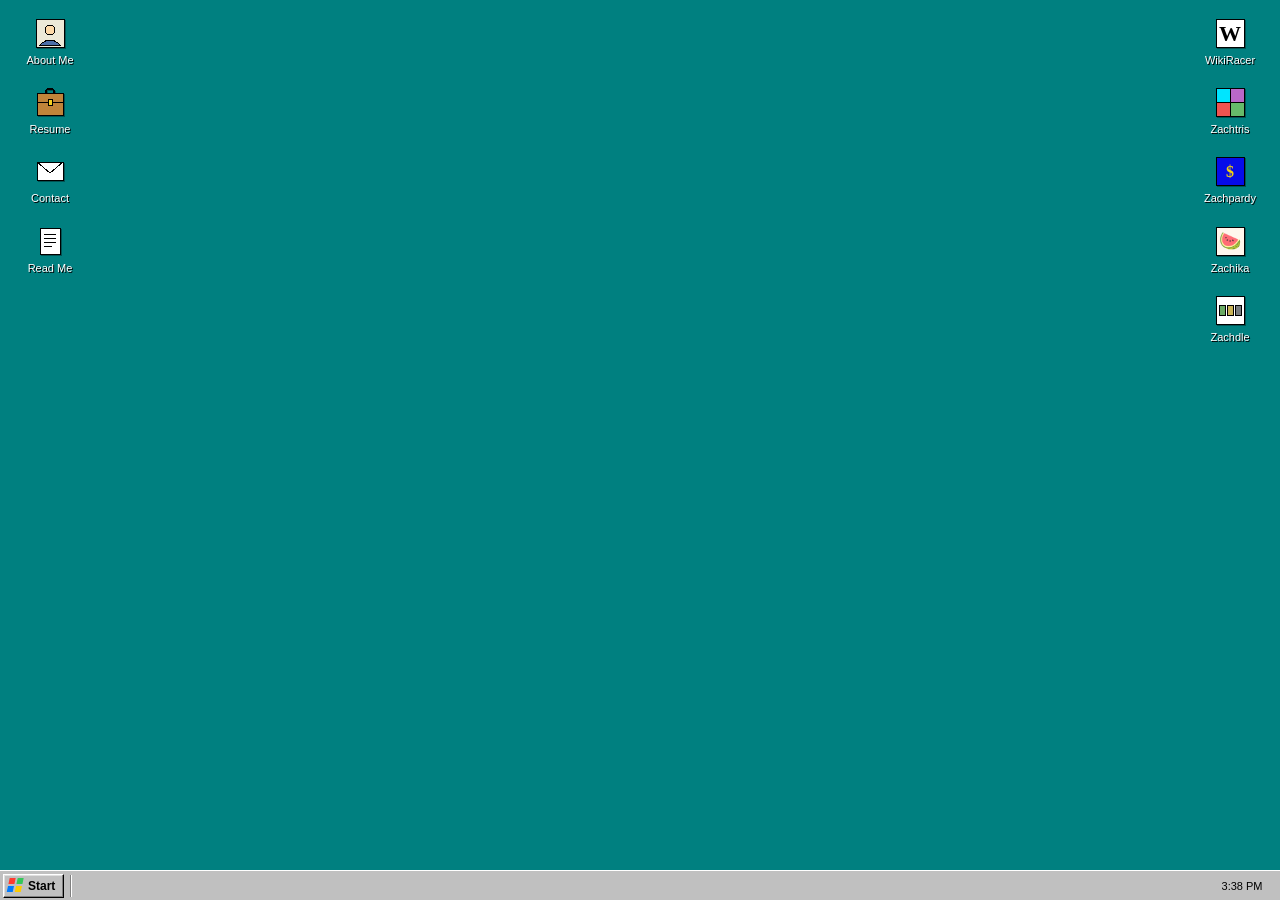
<file: index.html>
<!doctype html>
<html lang="en">
  <head>
    <meta charset="utf-8" />
    <meta name="viewport" content="width=device-width, initial-scale=1" />
    <title>Z // Desktop</title>
    <meta name="description" content="Personal site, rendered as a retro desktop." />
    <link rel="stylesheet" href="assets/css/os.css" />
  </head>
  <body>
    <!-- ============================================================
         DESKTOP
         ============================================================ -->
    <main id="desktop" aria-label="Desktop">
      <div id="icons" role="grid">
        <button class="desktop-icon" data-app="about" type="button">
          <span class="icon-img" aria-hidden="true">
            <svg viewBox="0 0 32 32"><rect x="2" y="2" width="28" height="28" fill="#ece9d8" stroke="#000"/><circle cx="16" cy="13" r="5" fill="#fdd9a8" stroke="#000"/><path d="M6 28 Q16 18 26 28 Z" fill="#4a6ea8" stroke="#000"/></svg>
          </span>
          <span class="icon-label">About&nbsp;Me</span>
        </button>

        <button class="desktop-icon" data-app="resume" type="button">
          <span class="icon-img" aria-hidden="true">
            <svg viewBox="0 0 32 32"><path d="M12 7 V5 Q12 3 14 3 H18 Q20 3 20 5 V7" fill="none" stroke="#000" stroke-width="1.5"/><rect x="3" y="7" width="26" height="22" fill="#c0843a" stroke="#000"/><line x1="3" y1="16" x2="29" y2="16" stroke="#000"/><rect x="14" y="13" width="4" height="6" fill="#f5d020" stroke="#000"/></svg>
          </span>
          <span class="icon-label">Resume</span>
        </button>

        <button class="desktop-icon" data-app="contact" type="button">
          <span class="icon-img" aria-hidden="true">
            <svg viewBox="0 0 32 32"><rect x="3" y="7" width="26" height="18" fill="#fff" stroke="#000"/><path d="M3 7 16 18 29 7" fill="none" stroke="#000"/></svg>
          </span>
          <span class="icon-label">Contact</span>
        </button>

        <button class="desktop-icon" data-app="readme" type="button">
          <span class="icon-img" aria-hidden="true">
            <svg viewBox="0 0 32 32"><rect x="6" y="3" width="20" height="26" fill="#fff" stroke="#000"/><path d="M10 9h12M10 13h12M10 17h12M10 21h8" stroke="#000"/></svg>
          </span>
          <span class="icon-label">Read&nbsp;Me</span>
        </button>
      </div>

      <!-- ----------------------------------------------------------
           Games corner — one icon per game, top-right of the desktop.
           To add a game: register it in APPS in os.js, then add a
           button here with matching data-app.
           ---------------------------------------------------------- -->
      <div id="icons-right" role="grid">
        <button class="desktop-icon" data-app="wikiracer" type="button">
          <span class="icon-img" aria-hidden="true">
            <svg viewBox="0 0 32 32"><rect x="2" y="2" width="28" height="28" fill="#fff" stroke="#000"/><text x="16" y="24" text-anchor="middle" font-family="Times New Roman, Georgia, serif" font-size="22" font-weight="bold" fill="#000">W</text></svg>
          </span>
          <span class="icon-label">WikiRacer</span>
        </button>

        <button class="desktop-icon" data-app="zachtris" type="button">
          <span class="icon-img" aria-hidden="true">
            <svg viewBox="0 0 32 32"><rect x="2"  y="2"  width="14" height="14" fill="#00e5ff" stroke="#000"/><rect x="16" y="2"  width="14" height="14" fill="#ba68c8" stroke="#000"/><rect x="2"  y="16" width="14" height="14" fill="#ef5350" stroke="#000"/><rect x="16" y="16" width="14" height="14" fill="#66bb6a" stroke="#000"/></svg>
          </span>
          <span class="icon-label">Zachtris</span>
        </button>

        <button class="desktop-icon" data-app="zachpardy" type="button">
          <span class="icon-img" aria-hidden="true">
            <svg viewBox="0 0 32 32"><rect x="2" y="2" width="28" height="28" fill="#060ce9" stroke="#000"/><text x="16" y="22" text-anchor="middle" font-family="Georgia, serif" font-size="16" font-weight="bold" fill="#f5d20d">$</text></svg>
          </span>
          <span class="icon-label">Zachpardy</span>
        </button>

        <button class="desktop-icon" data-app="zachika" type="button">
          <span class="icon-img" aria-hidden="true">
            <svg viewBox="0 0 32 32"><rect x="2" y="2" width="28" height="28" fill="#fff7ed" stroke="#000"/><text x="16" y="22" text-anchor="middle" font-size="18">🍉</text></svg>
          </span>
          <span class="icon-label">Zachika</span>
        </button>

        <button class="desktop-icon" data-app="zachdle" type="button">
          <span class="icon-img" aria-hidden="true">
            <svg viewBox="0 0 32 32"><rect x="2" y="2" width="28" height="28" fill="#fff" stroke="#000"/><rect x="5" y="11" width="6" height="10" fill="#6aaa64" stroke="#000"/><rect x="13" y="11" width="6" height="10" fill="#c9b458" stroke="#000"/><rect x="21" y="11" width="6" height="10" fill="#787c7e" stroke="#000"/></svg>
          </span>
          <span class="icon-label">Zachdle</span>
        </button>
      </div>
    </main>

    <!-- ============================================================
         WINDOW LAYER (populated by JS)
         ============================================================ -->
    <div id="window-layer" aria-live="polite"></div>

    <!-- ============================================================
         START MENU
         ============================================================ -->
    <nav id="start-menu" hidden>
      <div class="start-rail">Z<span>OS</span></div>
      <ul class="start-list">
        <li data-app="about"><span class="sm-icon">i</span>About Me</li>
        <li data-app="resume"><span class="sm-icon">≡</span>Resume</li>
        <li data-app="contact"><span class="sm-icon">@</span>Contact</li>
        <li class="sep"></li>
        <li data-app="wikiracer"><span class="sm-icon">W</span>WikiRacer</li>
        <li data-app="zachtris"><span class="sm-icon">▦</span>Zachtris</li>
        <li data-app="zachpardy"><span class="sm-icon">$</span>Zachpardy</li>
        <li data-app="zachika"><span class="sm-icon">🍉</span>Zachika</li>
        <li data-app="zachdle"><span class="sm-icon">▦</span>Zachdle</li>
        <li class="sep"></li>
        <li data-app="readme"><span class="sm-icon">?</span>Read Me</li>
        <li data-action="github"><span class="sm-icon">⌂</span>GitHub</li>
      </ul>
    </nav>

    <!-- ============================================================
         TASKBAR
         ============================================================ -->
    <footer id="taskbar">
      <button id="start-btn" type="button" aria-haspopup="true" aria-expanded="false">
        <span class="start-logo" aria-hidden="true"></span>
        <span class="start-text">Start</span>
      </button>
      <div class="taskbar-divider"></div>
      <div id="taskbar-items" role="list"></div>
      <div id="taskbar-tray">
        <span id="taskbar-clock">--:--</span>
      </div>
    </footer>

    <!-- ============================================================
         APP CONTENT TEMPLATES
         Fill these in over time. Each template's HTML becomes the
         body of the window opened by its matching desktop icon.
         ============================================================ -->
    <template data-content="about">
      <div class="about-page">
        <div class="about-top">
          <!-- Photo: swap the inner <svg> for <img src="assets/img/me.jpg" alt="…"> -->
          <div class="win-photo" aria-label="Photo placeholder">
            <svg viewBox="0 0 100 130" aria-hidden="true" preserveAspectRatio="xMidYMid slice">
              <rect width="100" height="130" fill="#cfcfcf"/>
              <circle cx="50" cy="50" r="22" fill="#8a8a8a"/>
              <path d="M14 130 Q50 78 86 130 Z" fill="#8a8a8a"/>
            </svg>
          </div>
          <div class="about-intro">
            <h2>Hi, I'm Zach.</h2>
            <p>
              I'm a senior software developer in East Tennessee. Video games
              hooked me on computers as a kid, and the obsession really took
              off the day I dropped an NVIDIA 6600 GT into my desktop and
              watched what it could do. That curiosity hasn't worn off. I
              still chase it through the occasional side project (and, of
              course, way too many video games). On weekends, you&rsquo;ll
              find me out with my chickens and ducks.
            </p>
          </div>
        </div>

        <fieldset class="win-fieldset">
          <legend>Favorite games</legend>
          <p class="small" style="margin: 0 0 8px;">A few all-time favorites:</p>
          <ul class="about-games-list">
            <li>Team Fortress 2</li>
            <li>Factorio</li>
            <li>Half-Life 2</li>
            <li>World of Warcraft</li>
            <li>Mass Effect</li>
            <li>Fallout: New Vegas</li>
            <li>Garry&rsquo;s Mod</li>
            <li>Super Mario 64</li>
          </ul>
        </fieldset>
      </div>
    </template>

    <template data-content="resume">
      <div class="resume-page">
        <!-- CSS-only tabs via radio inputs -->
        <input type="radio" name="resume-tab" id="r-tab-swe" class="resume-tab-radio" checked />
        <input type="radio" name="resume-tab" id="r-tab-ai"  class="resume-tab-radio" />

        <div class="resume-toolbar">
          <nav class="resume-tabs">
            <label for="r-tab-swe">Software Engineer</label>
            <label for="r-tab-ai">AI Engineer</label>
          </nav>
          <div class="resume-downloads">
            <a class="resume-dl" data-for="swe"
               href="assets/resumes/Zachary_Houston_Resume_SWE.pdf"
               download="Zachary_Houston_Resume_SWE.pdf"
               title="Download Software Engineer resume (PDF)">⬇ Download</a>
            <a class="resume-dl" data-for="ai"
               href="assets/resumes/Zachary_Houston_Resume_AI.pdf"
               download="Zachary_Houston_Resume_AI.pdf"
               title="Download AI Engineer resume (PDF)">⬇ Download</a>
          </div>
        </div>

        <div class="resume-panels">
          <!-- ============ Software Engineer ===================== -->
          <section class="resume-panel" data-tab="swe">
            <header class="resume-head">
              <h2>Zachary Houston</h2>
              <p class="resume-contact">
                <a class="link" href="mailto:zacharyhouston34@gmail.com">zacharyhouston34@gmail.com</a>
                &nbsp;·&nbsp;
                <a class="link" href="https://www.linkedin.com/in/zachary-houston-aab828131/" target="_blank" rel="noreferrer">LinkedIn</a>
                &nbsp;·&nbsp;
                <a class="link" href="https://github.com/Zach-Houston" target="_blank" rel="noreferrer">github.com/Zach-Houston</a>
                &nbsp;·&nbsp;
                <a class="link" href="https://zacharyhouston.com" target="_blank" rel="noreferrer">zacharyhouston.com</a>
              </p>
            </header>

            <fieldset class="win-fieldset">
              <legend>Experience</legend>

              <div class="resume-job">
                <div class="resume-job-row">
                  <strong>Salesforce</strong>
                  <span class="muted">Remote (San Francisco, CA)</span>
                </div>
                <div class="resume-job-row sub">
                  <em>Senior Software Engineer</em>
                  <span class="muted">Feb 2025 &ndash; Present</span>
                </div>
                <ul>
                  <li>Continued development of the setup-experience framework, focusing on setup flows for the company&rsquo;s AI-related features.</li>
                  <li>Standardized previously fragmented, team-by-team setup flows across the platform, cutting duplicated engineering effort and improving feature adoption.</li>
                  <li>Used Claude Code to orchestrate automated alert analysis, PR review, and bug triage, and developed reusable Claude skills to accelerate AI adoption across the company.</li>
                  <li>Conducted technical interviews for intern and new-grad engineering candidates, assessing coding ability and problem-solving to inform hiring decisions.</li>
                </ul>
                <div class="resume-job-row sub">
                  <em>Software Engineer</em>
                  <span class="muted">Mar 2021 &ndash; Feb 2025</span>
                </div>
                <ul>
                  <li>Contributed core pieces to a reusable setup-experience framework in Java and TypeScript/JavaScript, replacing bespoke per-team configuration flows with automated, guided setup pages.</li>
                  <li>Built a framework for delivering in-app Salesforce training, with support for guided learning paths and milestone tracking, used by HR, UX, and external partners to author and deliver lessons.</li>
                  <li>Designed the framework to let internal teams and external companies create and publish their own customized training content within the Salesforce experience.</li>
                  <li>Built framework support for interactive lessons that tie into live in-org Salesforce objects, letting authors require users to create real records to demonstrate competency rather than passively complete material.</li>
                  <li>Built framework support for leadership dashboards, enabling organizations to track learning completion and progress across their users.</li>
                </ul>
              </div>

              <div class="resume-job">
                <div class="resume-job-row">
                  <strong>IBM</strong>
                  <span class="muted">Raleigh, NC</span>
                </div>
                <div class="resume-job-row sub">
                  <em>Java Software Developer</em>
                  <span class="muted">May 2018 &ndash; Mar 2021</span>
                </div>
                <ul>
                  <li>Contributed to the development of an Eclipse-based Integrated Development Environment.</li>
                  <li>Collaborated with team members to design and integrate editor parsing changes based on internal and external feedback.</li>
                  <li>Cooperated with external teams to guide integrations with the product.</li>
                  <li>Helped lead the &ldquo;zStart&rdquo; group, created to help new hires adjust to work in the Systems department.</li>
                </ul>
              </div>

              <div class="resume-job">
                <div class="resume-job-row">
                  <strong>University of Tennessee, Knoxville</strong>
                  <span class="muted">Knoxville, TN</span>
                </div>
                <div class="resume-job-row sub">
                  <em>Freelance Python Developer</em>
                  <span class="muted">Apr 2018 &ndash; May 2018</span>
                </div>
                <ul>
                  <li>Built Python web-scraping modules to collect and parse research data from multiple websites for the UTK College of Business.</li>
                </ul>
              </div>

              <div class="resume-job">
                <div class="resume-job-row">
                  <strong>hackUTK Cybersecurity Club</strong>
                  <span class="muted">Knoxville, TN</span>
                </div>
                <div class="resume-job-row sub">
                  <em>Teaching Director</em>
                  <span class="muted">Aug 2017 &ndash; May 2018</span>
                </div>
                <ul>
                  <li>Aided with lesson plans and teaching sessions for club members.</li>
                  <li>Designed challenges for and helped run two capture-the-flag (CTF) events.</li>
                </ul>
              </div>

              <div class="resume-job">
                <div class="resume-job-row">
                  <strong>Asurion</strong>
                  <span class="muted">Nashville, TN</span>
                </div>
                <div class="resume-job-row sub">
                  <em>Software Engineer Intern</em>
                  <span class="muted">May 2017 &ndash; Aug 2017</span>
                </div>
                <ul>
                  <li>Scripted the collection and classification of private data fields in Python to help teams adhere to data privacy standards.</li>
                  <li>Served as team leader for a group of fellow interns on a side project.</li>
                  <li>Identified and reported an XSS vulnerability to the security team and recommended a fix.</li>
                </ul>
              </div>
            </fieldset>

            <fieldset class="win-fieldset">
              <legend>Education</legend>
              <div class="resume-job-row">
                <strong>University of Tennessee, Knoxville</strong>
                <span class="muted">Aug 2014 &ndash; May 2018</span>
              </div>
              <div class="resume-job-row sub">
                <em>B.S. in Computer Science, Minor in Cybersecurity</em>
              </div>
            </fieldset>

            <fieldset class="win-fieldset">
              <legend>Skills</legend>
              <table class="kv">
                <tr><th>Languages</th><td>Java, TypeScript, JavaScript, Python, Kotlin</td></tr>
                <tr><th>Frontend</th><td>Lightning Web Components (LWC), HTML, CSS</td></tr>
                <tr><th>Tools &amp; Practices</th><td>Git, Agile, Claude Code</td></tr>
              </table>
            </fieldset>
          </section>

          <!-- ============ AI Engineer ============================ -->
          <section class="resume-panel" data-tab="ai">
            <header class="resume-head">
              <h2>Zachary Houston</h2>
              <p class="resume-contact">
                <a class="link" href="mailto:zacharyhouston34@gmail.com">zacharyhouston34@gmail.com</a>
                &nbsp;·&nbsp;
                <a class="link" href="https://www.linkedin.com/in/zachary-houston-aab828131/" target="_blank" rel="noreferrer">LinkedIn</a>
                &nbsp;·&nbsp;
                <a class="link" href="https://github.com/Zach-Houston" target="_blank" rel="noreferrer">github.com/Zach-Houston</a>
                &nbsp;·&nbsp;
                <a class="link" href="https://zacharyhouston.com" target="_blank" rel="noreferrer">zacharyhouston.com</a>
              </p>
            </header>

            <fieldset class="win-fieldset">
              <legend>Experience</legend>

              <div class="resume-job">
                <div class="resume-job-row">
                  <strong>Salesforce</strong>
                  <span class="muted">Remote (San Francisco, CA)</span>
                </div>
                <div class="resume-job-row sub">
                  <em>Senior Software Engineer</em>
                  <span class="muted">Feb 2025 &ndash; Present</span>
                </div>
                <ul>
                  <li>Architected and built an agentic automation layer for team operations, using orchestrated subagents to triage alerts, pending PRs, and unresolved messages and surface consolidated summaries with recommended actions in Slack.</li>
                  <li>Built a reusable, self-serve alert-triage capability adopted by other teams, who could drop in their own channel to get automated retrieval, triage, and fix recommendations with no custom setup.</li>
                  <li>Created an autonomous fix-and-PR workflow that gathers context from work items, Slack threads, and documents, implements a solution, and opens a pull request for review.</li>
                  <li>Drove AI adoption across the organization, building reusable Claude skills and tooling that other engineers and teams could extend for their own workflows.</li>
                  <li>Drove setup-experience framework work focused on setup flows for the company&rsquo;s AI-related features.</li>
                  <li>Conducted technical interviews for intern and new-grad engineering candidates, assessing coding ability and problem-solving to inform hiring decisions.</li>
                </ul>
                <div class="resume-job-row sub">
                  <em>Software Engineer</em>
                  <span class="muted">Mar 2021 &ndash; Feb 2025</span>
                </div>
                <ul>
                  <li>Contributed core pieces to a reusable setup-experience framework in Java and TypeScript/JavaScript, replacing bespoke per-team configuration flows with automated, guided setup pages and standardizing setup across the platform.</li>
                  <li>Built a framework for delivering in-app Salesforce training, with support for guided learning paths and milestone tracking, used by HR, UX, and external partners to author and deliver lessons.</li>
                  <li>Designed the framework to let internal teams and external companies create and publish their own customized training content within the Salesforce experience.</li>
                  <li>Built framework support for interactive lessons that tie into live in-org Salesforce objects, letting authors require users to create real records to demonstrate competency rather than passively complete material.</li>
                  <li>Built framework support for leadership dashboards, enabling organizations to track learning completion and progress across their users.</li>
                </ul>
              </div>

              <div class="resume-job">
                <div class="resume-job-row">
                  <strong>IBM</strong>
                  <span class="muted">Raleigh, NC</span>
                </div>
                <div class="resume-job-row sub">
                  <em>Java Software Developer</em>
                  <span class="muted">May 2018 &ndash; Mar 2021</span>
                </div>
                <ul>
                  <li>Contributed to the development of an Eclipse-based Integrated Development Environment, designing and integrating editor parsing changes from internal and external feedback.</li>
                  <li>Helped lead the &ldquo;zStart&rdquo; group, created to help new hires adjust to work in the Systems department.</li>
                </ul>
              </div>

              <div class="resume-job">
                <div class="resume-job-row">
                  <strong>University of Tennessee, Knoxville</strong>
                  <span class="muted">Knoxville, TN</span>
                </div>
                <div class="resume-job-row sub">
                  <em>Freelance Python Developer</em>
                  <span class="muted">Apr 2018 &ndash; May 2018</span>
                </div>
                <ul>
                  <li>Built Python web-scraping modules to collect and parse research data from multiple websites for the UTK College of Business.</li>
                </ul>
              </div>

              <div class="resume-job">
                <div class="resume-job-row">
                  <strong>hackUTK Cybersecurity Club</strong>
                  <span class="muted">Knoxville, TN</span>
                </div>
                <div class="resume-job-row sub">
                  <em>Teaching Director</em>
                  <span class="muted">Aug 2017 &ndash; May 2018</span>
                </div>
                <ul>
                  <li>Built lesson plans and designed challenges for two capture-the-flag (CTF) events for club members.</li>
                </ul>
              </div>

              <div class="resume-job">
                <div class="resume-job-row">
                  <strong>Asurion</strong>
                  <span class="muted">Nashville, TN</span>
                </div>
                <div class="resume-job-row sub">
                  <em>Software Engineer Intern</em>
                  <span class="muted">May 2017 &ndash; Aug 2017</span>
                </div>
                <ul>
                  <li>Scripted the collection and classification of private data fields in Python to help teams adhere to data privacy standards.</li>
                  <li>Identified and reported an XSS vulnerability to the security team and recommended a fix.</li>
                </ul>
              </div>
            </fieldset>

            <fieldset class="win-fieldset">
              <legend>AI Projects</legend>
              <div class="resume-job">
                <div class="resume-job-row">
                  <strong>Animal Crossing: LLM-Driven NPC Dialogue</strong>
                </div>
                <ul>
                  <li>Extended an open-source PC port of a decompiled GameCube game (large native C codebase) to replace static villager dialogue with live conversation generated through the Anthropic Claude API.</li>
                  <li>Implemented persistent per-villager memory and multi-turn, back-and-forth dialogue so each NPC maintains its own conversational state across interactions.</li>
                </ul>
              </div>
              <div class="resume-job">
                <div class="resume-job-row">
                  <strong>RetroArch MCP Server</strong>
                </div>
                <ul>
                  <li>Built a Java MCP (Model Context Protocol) server exposing nine tools that let an LLM set up and operate the RetroArch emulator, including detecting installs across platforms, validating and patching config, managing cores, and driving emulation and gameplay input over RetroArch&rsquo;s UDP command interface.</li>
                </ul>
              </div>
            </fieldset>

            <fieldset class="win-fieldset">
              <legend>Education</legend>
              <div class="resume-job-row">
                <strong>University of Tennessee, Knoxville</strong>
                <span class="muted">Aug 2014 &ndash; May 2018</span>
              </div>
              <div class="resume-job-row sub">
                <em>B.S. in Computer Science, Minor in Cybersecurity</em>
              </div>
            </fieldset>

            <fieldset class="win-fieldset">
              <legend>Skills</legend>
              <table class="kv">
                <tr><th>Languages</th><td>Java, TypeScript, JavaScript, Python, C, Kotlin</td></tr>
                <tr><th>AI &amp; Integration</th><td>Anthropic Claude API, Model Context Protocol (MCP), Claude Code (workflows, subagents, agent teams), agent orchestration</td></tr>
                <tr><th>Frontend</th><td>Lightning Web Components (LWC), HTML, CSS</td></tr>
                <tr><th>Tools &amp; Practices</th><td>Git, Agile</td></tr>
              </table>
            </fieldset>
          </section>
        </div>
      </div>
    </template>

    <template data-content="contact">
      <div class="about-page">
        <fieldset class="win-fieldset">
          <legend>Get in touch</legend>
          <table class="kv">
            <tr>
              <th>Email</th>
              <td><a class="link" href="mailto:zacharyhouston34@gmail.com">zacharyhouston34@gmail.com</a></td>
            </tr>
            <tr>
              <th>LinkedIn</th>
              <td><a class="link" href="https://www.linkedin.com/in/zachary-houston-aab828131/" target="_blank" rel="noreferrer">linkedin.com/in/zachary-houston-aab828131</a></td>
            </tr>
            <tr>
              <th>GitHub</th>
              <td><a class="link" href="https://github.com/Zach-Houston" target="_blank" rel="noreferrer">github.com/Zach-Houston</a></td>
            </tr>
            <tr>
              <th>Website</th>
              <td><a class="link" href="https://zacharyhouston.com" target="_blank" rel="noreferrer">zacharyhouston.com</a></td>
            </tr>
          </table>
        </fieldset>

        <p class="small muted footnote">
          Best reached by email or LinkedIn.
        </p>
      </div>
    </template>

    <template data-content="readme">
      <h2>Read Me</h2>
      <p>This is a personal site styled like an older OS desktop.</p>
      <ul>
        <li><strong>Click</strong> a desktop icon to open it.</li>
        <li><strong>Drag</strong> a window by its title bar.</li>
        <li><strong>X</strong> closes, <strong>_</strong> minimizes (sends to taskbar).</li>
        <li>Click a taskbar entry to restore a minimized window.</li>
      </ul>
      <p class="muted">Built in plain HTML/CSS/JS — no frameworks.</p>
    </template>

    <script src="assets/js/os.js"></script>
  </body>
</html>
</file>
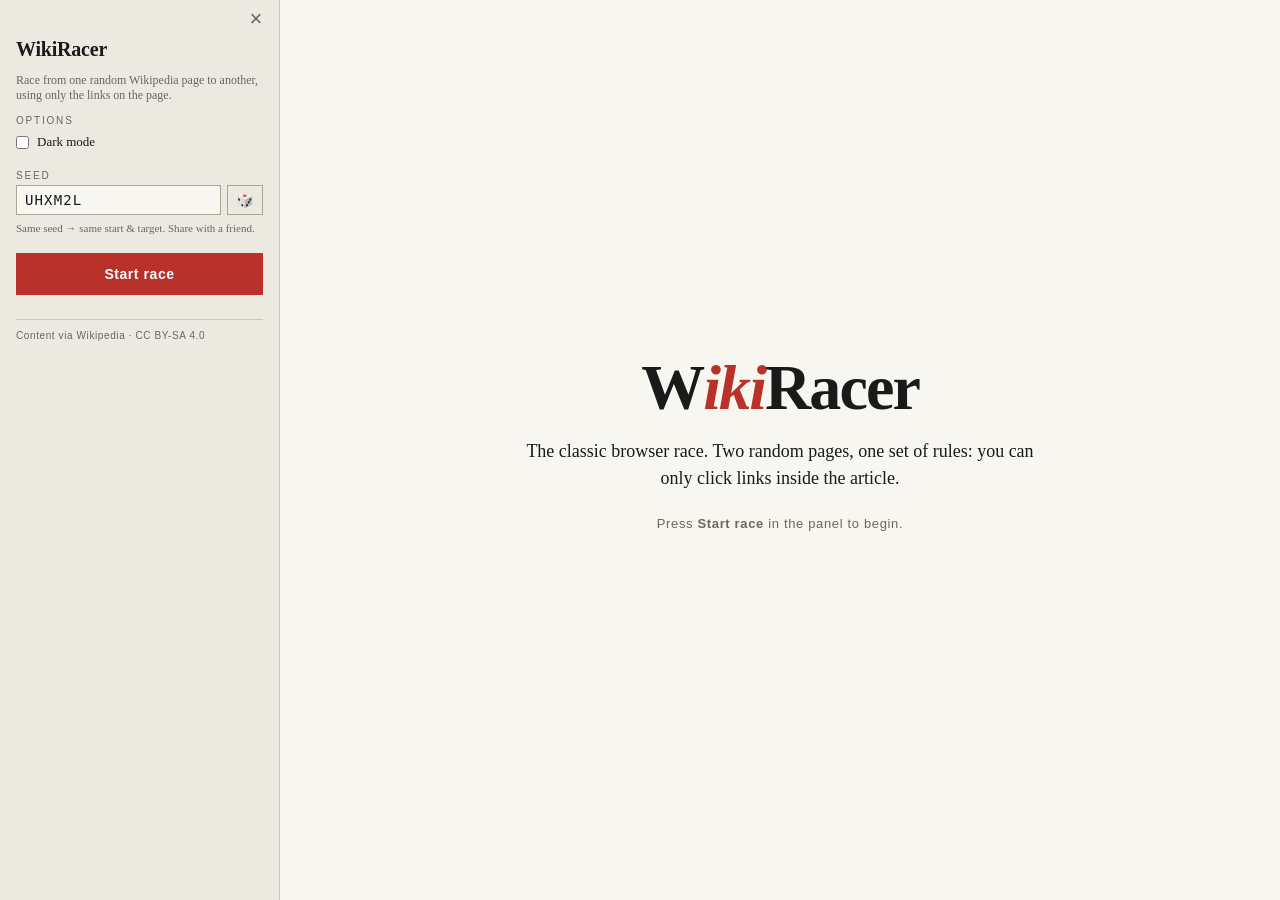
<file: games/wiki-racer/index.html>
<!doctype html>
<html lang="en">
  <head>
    <meta charset="utf-8" />
    <meta name="viewport" content="width=device-width, initial-scale=1" />
    <title>WikiRacer</title>
    <link rel="stylesheet" href="wiki-racer.css" />
  </head>
  <body class="theme-light phase-idle">
    <!-- Restore "+" button (visible only when panel is minimized) -->
    <button
      id="wr-restore"
      type="button"
      hidden
      aria-label="Show panel"
      title="Show panel"
    >+</button>

    <div id="wr-app">
      <!-- ============ Left panel ============================== -->
      <aside id="wr-panel" aria-label="Race panel">
        <button
          id="wr-panel-min"
          type="button"
          aria-label="Minimize panel"
          title="Minimize panel"
        >×</button>
        <div class="wr-resize-handle" id="wr-resize-handle" title="Drag to resize"></div>

        <div class="wr-panel-inner">
          <!-- Idle: options + start -->
          <section class="wr-panel-section" data-phase="idle">
            <h3>WikiRacer</h3>
            <p class="wr-small muted">
              Race from one random Wikipedia page to another, using only the
              links on the page.
            </p>

            <div class="wr-panel-group">
              <div class="wr-label">Options</div>
              <label class="wr-check">
                <input type="checkbox" id="wr-dark-toggle" />
                <span>Dark mode</span>
              </label>
            </div>

            <div class="wr-panel-group">
              <div class="wr-label">Seed</div>
              <div class="wr-seed-row">
                <input id="wr-seed-input" type="text" autocomplete="off"
                       maxlength="32" spellcheck="false" />
                <button type="button" id="wr-seed-shuffle"
                        class="wr-btn ghost"
                        title="Generate a new random seed">🎲</button>
              </div>
              <p class="wr-seed-help">
                Same seed → same start &amp; target. Share with a friend.
              </p>
            </div>

            <button id="wr-start" type="button" class="wr-btn primary big">
              Start race
            </button>
          </section>

          <!-- Playing: target / timer / history / options -->
          <section class="wr-panel-section" data-phase="playing" hidden>
            <div class="wr-panel-group wr-target-group">
              <div class="wr-label">Target</div>
              <img
                id="wr-target-image"
                class="wr-target-image"
                alt=""
                hidden
              />
              <div class="wr-target-title" id="wr-target-title"></div>
            </div>

            <div class="wr-panel-group">
              <div class="wr-label">Time</div>
              <div class="wr-timer" id="wr-timer">00:00</div>
            </div>

            <div class="wr-panel-group wr-history-group">
              <div class="wr-label">
                Path <span class="wr-hops-chip"><span id="wr-hops">0</span> hops</span>
              </div>
              <ol id="wr-history"></ol>
            </div>

            <div class="wr-panel-group">
              <div class="wr-label">Seed</div>
              <div class="wr-seed-chip"><span id="wr-seed-chip">—</span></div>
            </div>

            <hr />

            <div class="wr-panel-group">
              <div class="wr-label">Options</div>
              <label class="wr-check">
                <input type="checkbox" id="wr-dark-toggle-play" />
                <span>Dark mode</span>
              </label>
            </div>

            <button id="wr-new-race" type="button" class="wr-btn ghost">
              New race
            </button>
          </section>

          <footer class="wr-credit">
            Content via Wikipedia · CC BY-SA 4.0
          </footer>
        </div>
      </aside>

      <!-- ============ Stage (right side) ===================== -->
      <main id="wr-stage">
        <!-- Welcome screen (phase: idle) -->
        <section id="wr-welcome" class="wr-screen">
          <div class="wr-welcome-card">
            <div class="wr-logo">W<span>iki</span>Racer</div>
            <p class="lede">
              The classic browser race. Two random pages, one set of rules:
              you can only click links inside the article.
            </p>
            <p class="hint">
              Press <strong>Start race</strong> in the panel to begin.
            </p>
          </div>
        </section>

        <!-- Reveal animation (phase: revealing) -->
        <section id="wr-reveal" class="wr-screen" hidden>
          <div class="wr-reveal-card start">
            <div class="wr-reveal-label">START</div>
            <div class="wr-reveal-title" id="wr-reveal-start">—</div>
          </div>
          <div class="wr-reveal-arrow">→</div>
          <div class="wr-reveal-card target">
            <div class="wr-reveal-label">TARGET</div>
            <div class="wr-reveal-title" id="wr-reveal-target">—</div>
          </div>
        </section>

        <!-- Article (phase: playing / won) -->
        <section id="wr-article-wrap" class="wr-screen" hidden>
          <div id="wr-loading" hidden>
            <div class="wr-spinner" aria-hidden="true"></div>
            <div class="wr-loading-label">Loading…</div>
          </div>
          <article id="wr-article" class="wr-article"></article>
        </section>
      </main>
    </div>

    <!-- ============ Win modal ================================ -->
    <div id="wr-win" class="wr-modal" hidden>
      <div class="wr-dialog">
        <div class="wr-dialog-eyebrow">YOU MADE IT</div>
        <h2 id="wr-win-headline">Reached the target!</h2>
        <table class="wr-stats">
          <tr><th>Hops</th><td><span id="wr-win-hops">0</span></td></tr>
          <tr><th>Time</th><td><span id="wr-win-time">00:00</span></td></tr>
        </table>
        <button id="wr-play-again" type="button" class="wr-btn primary">
          Race again
        </button>
      </div>
    </div>

    <canvas id="wr-confetti" hidden></canvas>

    <script src="wiki-racer.js"></script>
  </body>
</html>
</file>
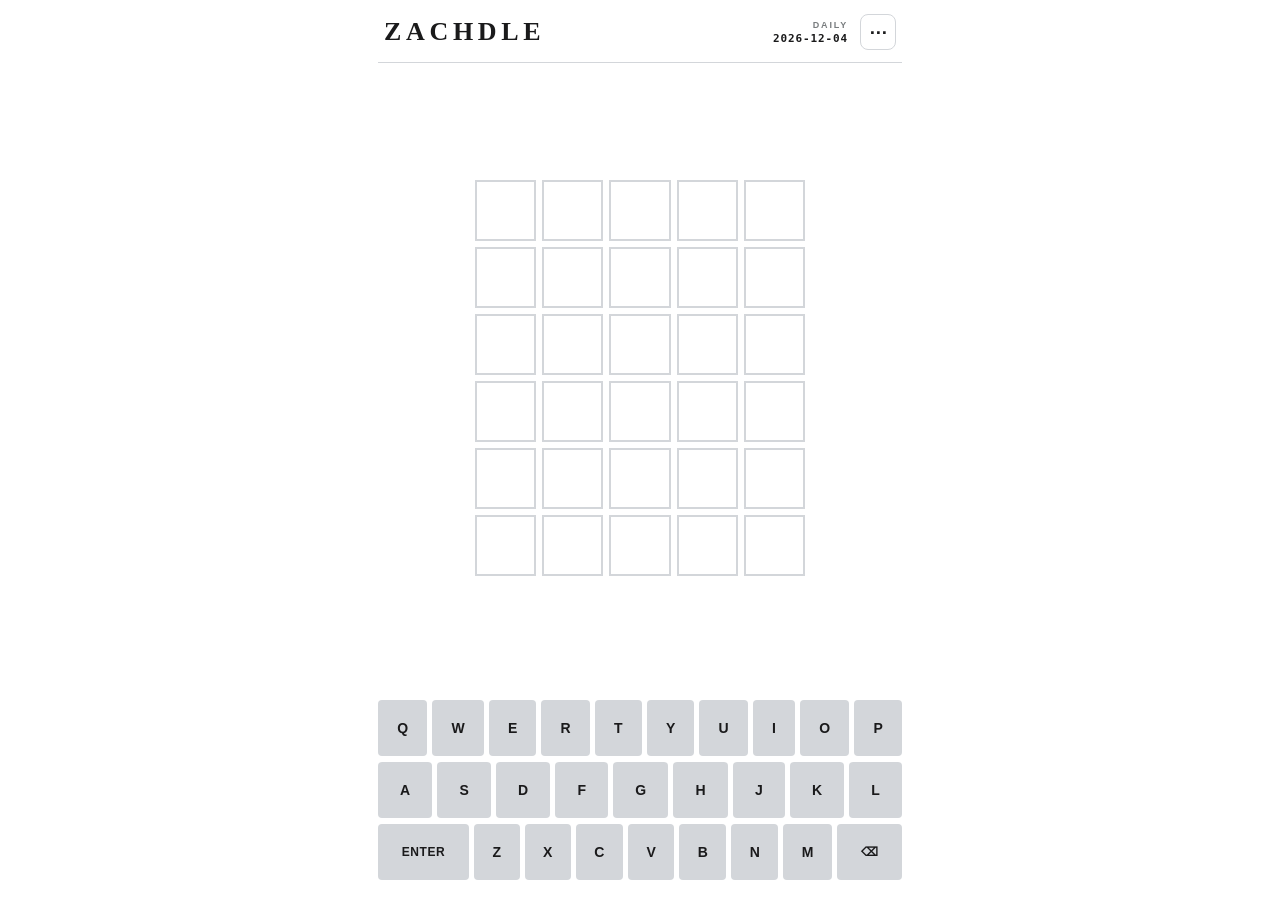
<file: games/zachdle/index.html>
<!doctype html>
<html lang="en">
  <head>
    <meta charset="utf-8" />
    <meta name="viewport" content="width=device-width, initial-scale=1, maximum-scale=1, user-scalable=no" />
    <title>Zachdle</title>
    <link rel="stylesheet" href="zachdle.css" />
  </head>
  <body>
    <div id="zd-root">
      <!-- ============ Header ================================= -->
      <header id="zd-header">
        <div class="zd-brand">ZACHDLE</div>
        <div class="zd-mode-chip" id="zd-mode-chip">
          <span class="zd-mode-label" id="zd-mode-label">DAILY</span>
          <span class="zd-mode-value" id="zd-mode-value">—</span>
        </div>
        <button id="zd-menu-btn" type="button" title="New game / options">⋯</button>
      </header>

      <!-- ============ Grid =================================== -->
      <main id="zd-stage">
        <div id="zd-grid" aria-label="Guess grid">
          <!-- populated by JS: 6 rows × 5 cells -->
        </div>
        <div id="zd-toast" class="zd-toast" hidden></div>
      </main>

      <!-- ============ Keyboard ============================== -->
      <div id="zd-keyboard" aria-label="On-screen keyboard">
        <!-- populated by JS -->
      </div>

      <!-- ============ Menu modal ============================= -->
      <div id="zd-menu" class="zd-modal" hidden>
        <div class="zd-modal-card">
          <button class="zd-modal-close" id="zd-menu-close" type="button" aria-label="Close">✕</button>
          <h2>New game</h2>
          <p class="zd-modal-sub">Play today&rsquo;s daily word, or set a custom seed to share a board with a friend.</p>

          <button id="zd-play-daily" class="zd-btn primary">Play today&rsquo;s word</button>

          <div class="zd-seed-row">
            <input id="zd-seed-input" type="text" autocomplete="off"
                   maxlength="32" spellcheck="false"
                   placeholder="Custom seed" />
            <button id="zd-seed-shuffle" type="button"
                    class="zd-btn ghost" title="Generate a random seed">🎲</button>
          </div>
          <button id="zd-play-seed" class="zd-btn">Play seeded</button>

          <p class="zd-modal-help">
            Same seed → same word. Share with friends to race.
          </p>
        </div>
      </div>

      <!-- ============ End-of-game modal ===================== -->
      <div id="zd-end" class="zd-modal" hidden>
        <div class="zd-modal-card">
          <div class="zd-end-eyebrow" id="zd-end-eyebrow">YOU WON</div>
          <h2 id="zd-end-title">Nice!</h2>
          <p class="zd-end-word">
            The word was <strong id="zd-end-secret">—</strong>
          </p>
          <pre class="zd-end-share" id="zd-end-share">—</pre>
          <div class="zd-end-actions">
            <button id="zd-share-btn" class="zd-btn primary">Copy share</button>
            <button id="zd-play-again" class="zd-btn">Play again</button>
          </div>
        </div>
      </div>
    </div>

    <script src="words.js"></script>
    <script src="zachdle.js"></script>
  </body>
</html>
</file>
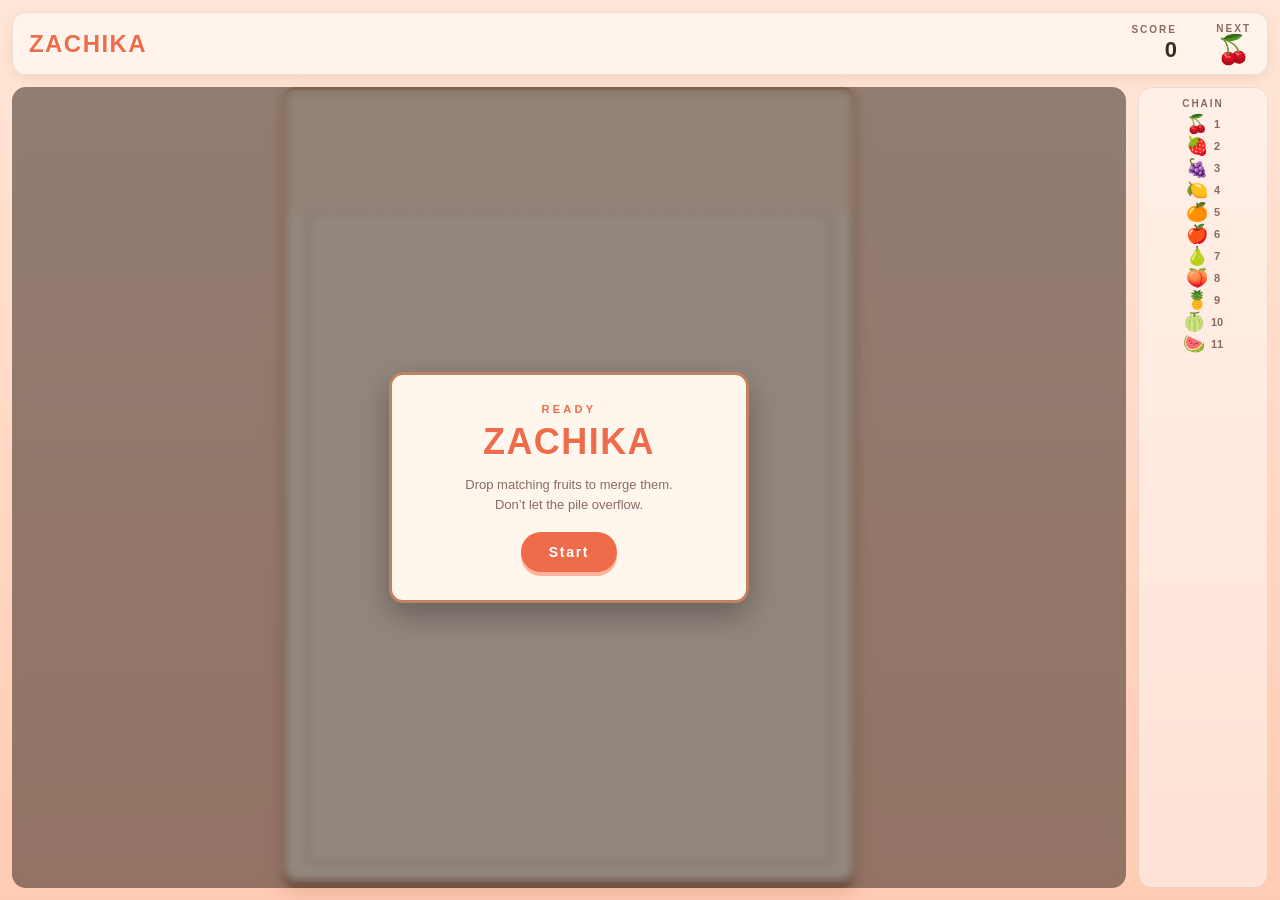
<file: games/zachika/index.html>
<!doctype html>
<html lang="en">
  <head>
    <meta charset="utf-8" />
    <meta name="viewport" content="width=device-width, initial-scale=1, maximum-scale=1, user-scalable=no" />
    <title>Zachika</title>
    <link rel="stylesheet" href="zachika.css" />
  </head>
  <body>
    <div id="zk-root">
      <!-- ============ Header ================================= -->
      <header id="zk-header">
        <div class="zk-brand">ZACHIKA</div>
        <div class="zk-stat">
          <div class="zk-stat-label">SCORE</div>
          <div class="zk-stat-value" id="zk-score">0</div>
        </div>
        <div class="zk-stat zk-next">
          <div class="zk-stat-label">NEXT</div>
          <div class="zk-next-fruit" id="zk-next">🍒</div>
        </div>
      </header>

      <!-- ============ Play area ============================== -->
      <main id="zk-stage">
        <canvas id="zk-canvas" width="500" height="700"></canvas>

        <!-- Drop button — visible only on mobile via CSS -->
        <button id="zk-drop-btn" type="button">DROP</button>

        <!-- Overlay: start / game-over -->
        <div id="zk-overlay" class="zk-overlay">
          <div class="zk-overlay-card">
            <div class="zk-overlay-eyebrow" id="zk-overlay-eyebrow">READY</div>
            <div class="zk-overlay-title" id="zk-overlay-title">ZACHIKA</div>
            <div class="zk-overlay-sub" id="zk-overlay-sub">
              Drop matching fruits to merge them.<br />
              Don&rsquo;t let the pile overflow.
            </div>
            <button id="zk-start" class="zk-btn primary">Start</button>
          </div>
        </div>
      </main>

      <!-- ============ Fruit ladder ============================ -->
      <aside id="zk-ladder" aria-label="Fruit progression">
        <div class="zk-ladder-label">CHAIN</div>
        <ol id="zk-ladder-list">
          <!-- populated by JS -->
        </ol>
      </aside>
    </div>

    <script src="zachika.js"></script>
  </body>
</html>
</file>
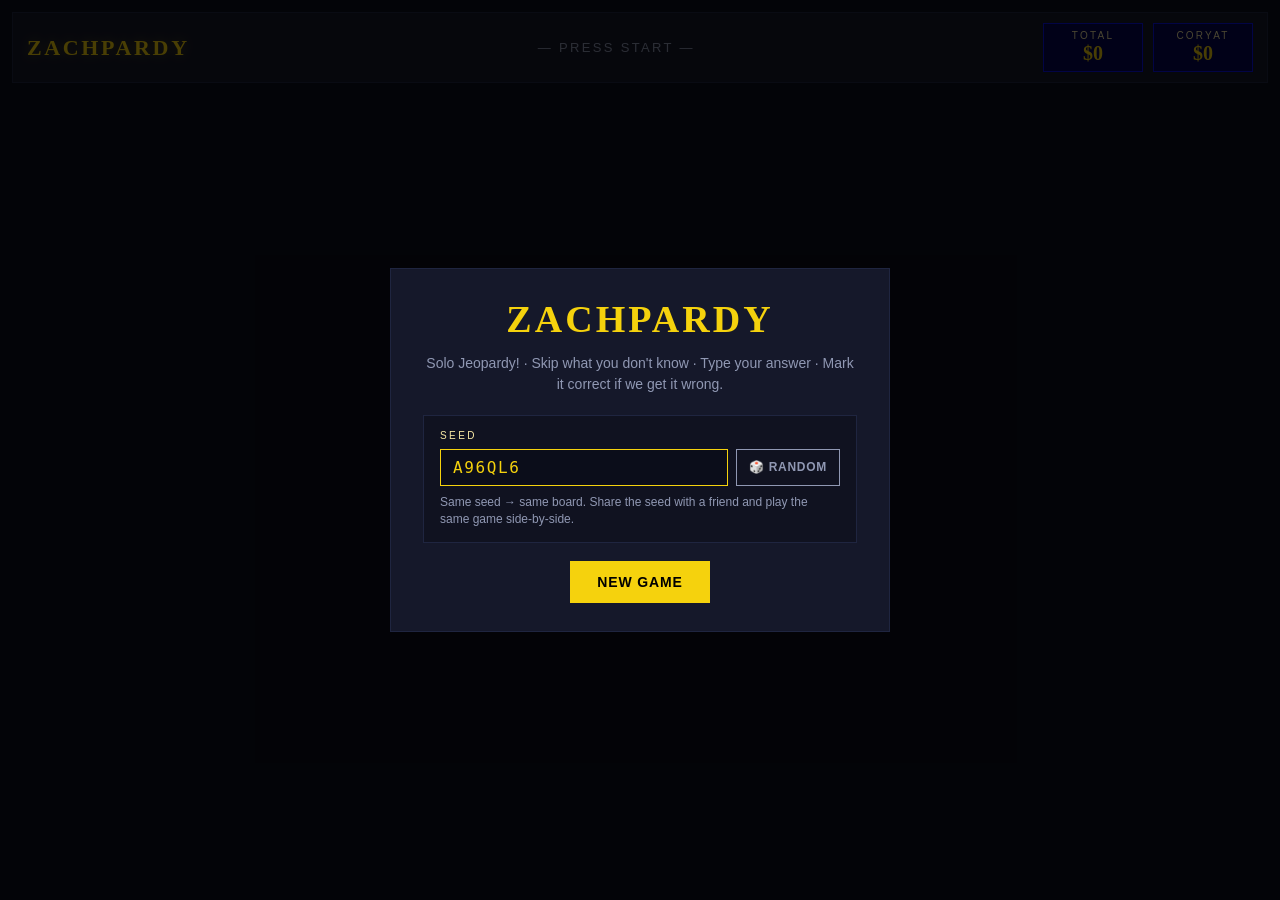
<file: games/zachpardy/index.html>
<!doctype html>
<html lang="en">
  <head>
    <meta charset="utf-8" />
    <meta name="viewport" content="width=device-width, initial-scale=1" />
    <title>Zachpardy</title>
    <link rel="stylesheet" href="zachpardy.css" />
  </head>
  <body>
    <div id="zp-root">
      <!-- ============ Header / scores ============================ -->
      <header id="zp-header">
        <div class="zp-brand">ZACHPARDY</div>
        <div class="zp-round" id="zp-round">— Press Start —</div>
        <div class="zp-seed-chip" id="zp-seed-chip" hidden>
          <span class="zp-seed-chip-label">SEED</span>
          <span class="zp-seed-chip-value" id="zp-seed-chip-value">—</span>
        </div>
        <div class="zp-scores">
          <div class="zp-score-box">
            <div class="zp-score-label">TOTAL</div>
            <div class="zp-score-value" id="zp-score-total">$0</div>
          </div>
          <div class="zp-score-box">
            <div class="zp-score-label">CORYAT</div>
            <div class="zp-score-value" id="zp-score-coryat">$0</div>
          </div>
        </div>
      </header>

      <!-- ============ Board ===================================== -->
      <main id="zp-board" aria-label="Game board">
        <!-- Populated by JS -->
      </main>

      <!-- ============ Round-transition splash =================== -->
      <div id="zp-splash" class="zp-splash" hidden>
        <div class="zp-splash-text" id="zp-splash-text">JEOPARDY!</div>
      </div>

      <!-- ============ Start / restart overlay =================== -->
      <div id="zp-start" class="zp-modal">
        <div class="zp-dialog">
          <h1 class="zp-logo">ZACHPARDY</h1>
          <p class="zp-lede">Solo Jeopardy! · Skip what you don't know · Type your answer · Mark it correct if we get it wrong.</p>

          <div class="zp-seed-block">
            <label class="zp-seed-label" for="zp-seed-input">SEED</label>
            <div class="zp-seed-row">
              <input id="zp-seed-input" type="text" autocomplete="off"
                     maxlength="32" spellcheck="false" />
              <button type="button" id="zp-seed-shuffle" class="zp-btn ghost"
                      title="Generate a new random seed">🎲 Random</button>
            </div>
            <p class="zp-seed-help">
              Same seed → same board. Share the seed with a friend and play
              the same game side-by-side.
            </p>
          </div>

          <button id="zp-start-btn" class="zp-btn primary big">New Game</button>
        </div>
      </div>

      <!-- ============ Clue overlay ============================== -->
      <div id="zp-clue" class="zp-modal" hidden>
        <div class="zp-clue-card">
          <div class="zp-clue-head">
            <span id="zp-clue-cat">CATEGORY</span>
            <span id="zp-clue-value">$0</span>
          </div>
          <!-- Daily Double splash -->
          <div id="zp-dd-splash" class="zp-dd" hidden>
            <div class="zp-dd-banner">DAILY DOUBLE</div>
            <div class="zp-dd-wager-row">
              <label for="zp-dd-wager">Your wager:</label>
              <input id="zp-dd-wager" type="number" min="0" />
              <span class="zp-dd-max" id="zp-dd-max"></span>
            </div>
            <button id="zp-dd-confirm" class="zp-btn primary">Wager &amp; See Clue</button>
          </div>
          <!-- Clue body -->
          <div id="zp-clue-body" class="zp-clue-body" hidden>
            <div class="zp-clue-text" id="zp-clue-text"></div>
            <form id="zp-answer-form" class="zp-answer-form">
              <input id="zp-answer-input" type="text" autocomplete="off"
                     placeholder="What is..." />
              <div class="zp-clue-actions">
                <button type="submit" class="zp-btn primary">Submit</button>
                <button type="button" id="zp-skip-btn" class="zp-btn ghost">Skip</button>
              </div>
            </form>
          </div>
          <!-- Result -->
          <div id="zp-result" class="zp-result" hidden>
            <div class="zp-result-banner" id="zp-result-banner">CORRECT</div>
            <div class="zp-result-detail">
              <div class="zp-result-row">
                <span class="zp-result-label">Correct answer:</span>
                <span class="zp-result-value" id="zp-result-correct"></span>
              </div>
              <div class="zp-result-row" id="zp-result-yours-row">
                <span class="zp-result-label">You answered:</span>
                <span class="zp-result-value" id="zp-result-yours"></span>
              </div>
              <div class="zp-result-row">
                <span class="zp-result-label">Score change:</span>
                <span class="zp-result-value" id="zp-result-delta"></span>
              </div>
            </div>
            <div class="zp-result-actions">
              <button type="button" id="zp-override-btn" class="zp-btn ghost" hidden>
                Mark as Correct
              </button>
              <button type="button" id="zp-continue-btn" class="zp-btn primary">Continue</button>
            </div>
          </div>
        </div>
      </div>

      <!-- ============ Final Jeopardy ============================ -->
      <div id="zp-final" class="zp-modal" hidden>
        <div class="zp-final-card">
          <div class="zp-final-head">FINAL JEOPARDY</div>
          <!-- Category reveal + wager -->
          <div id="zp-final-wager-stage">
            <div class="zp-final-cat" id="zp-final-cat">CATEGORY</div>
            <div class="zp-final-wager-row">
              <label for="zp-final-wager">Your wager (0–<span id="zp-final-wager-max">0</span>):</label>
              <input id="zp-final-wager" type="number" min="0" />
            </div>
            <button id="zp-final-wager-confirm" class="zp-btn primary big">
              Lock In Wager
            </button>
          </div>
          <!-- Clue + answer -->
          <div id="zp-final-clue-stage" hidden>
            <div class="zp-clue-text" id="zp-final-clue-text"></div>
            <form id="zp-final-answer-form" class="zp-answer-form">
              <input id="zp-final-answer-input" type="text" autocomplete="off"
                     placeholder="What is..." />
              <button type="submit" class="zp-btn primary">Submit</button>
            </form>
          </div>
          <!-- Result -->
          <div id="zp-final-result" hidden>
            <div class="zp-result-banner" id="zp-final-result-banner">CORRECT</div>
            <div class="zp-result-detail">
              <div class="zp-result-row">
                <span class="zp-result-label">Correct answer:</span>
                <span class="zp-result-value" id="zp-final-result-correct"></span>
              </div>
              <div class="zp-result-row">
                <span class="zp-result-label">Your wager:</span>
                <span class="zp-result-value" id="zp-final-result-wager"></span>
              </div>
            </div>
            <div class="zp-result-actions">
              <button type="button" id="zp-final-override" class="zp-btn ghost" hidden>
                Mark as Correct
              </button>
              <button type="button" id="zp-final-continue" class="zp-btn primary">See Final Score</button>
            </div>
          </div>
        </div>
      </div>

      <!-- ============ End of game =============================== -->
      <div id="zp-end" class="zp-modal" hidden>
        <div class="zp-dialog">
          <div class="zp-dialog-eyebrow">GAME OVER</div>
          <h2>Final Results</h2>
          <table class="zp-end-stats">
            <tr><th>Total score (with wagers)</th><td id="zp-end-total">$0</td></tr>
            <tr><th>Coryat score</th><td id="zp-end-coryat">$0</td></tr>
            <tr><th>Correct</th><td id="zp-end-correct">0</td></tr>
            <tr><th>Wrong</th><td id="zp-end-wrong">0</td></tr>
            <tr><th>Skipped</th><td id="zp-end-skipped">0</td></tr>
          </table>
          <button id="zp-end-restart" class="zp-btn primary big">Play Again</button>
        </div>
      </div>
    </div>

    <!-- clues.js is large (~15MB); loaded lazily when New Game is clicked -->
    <script src="zachpardy.js"></script>
  </body>
</html>
</file>
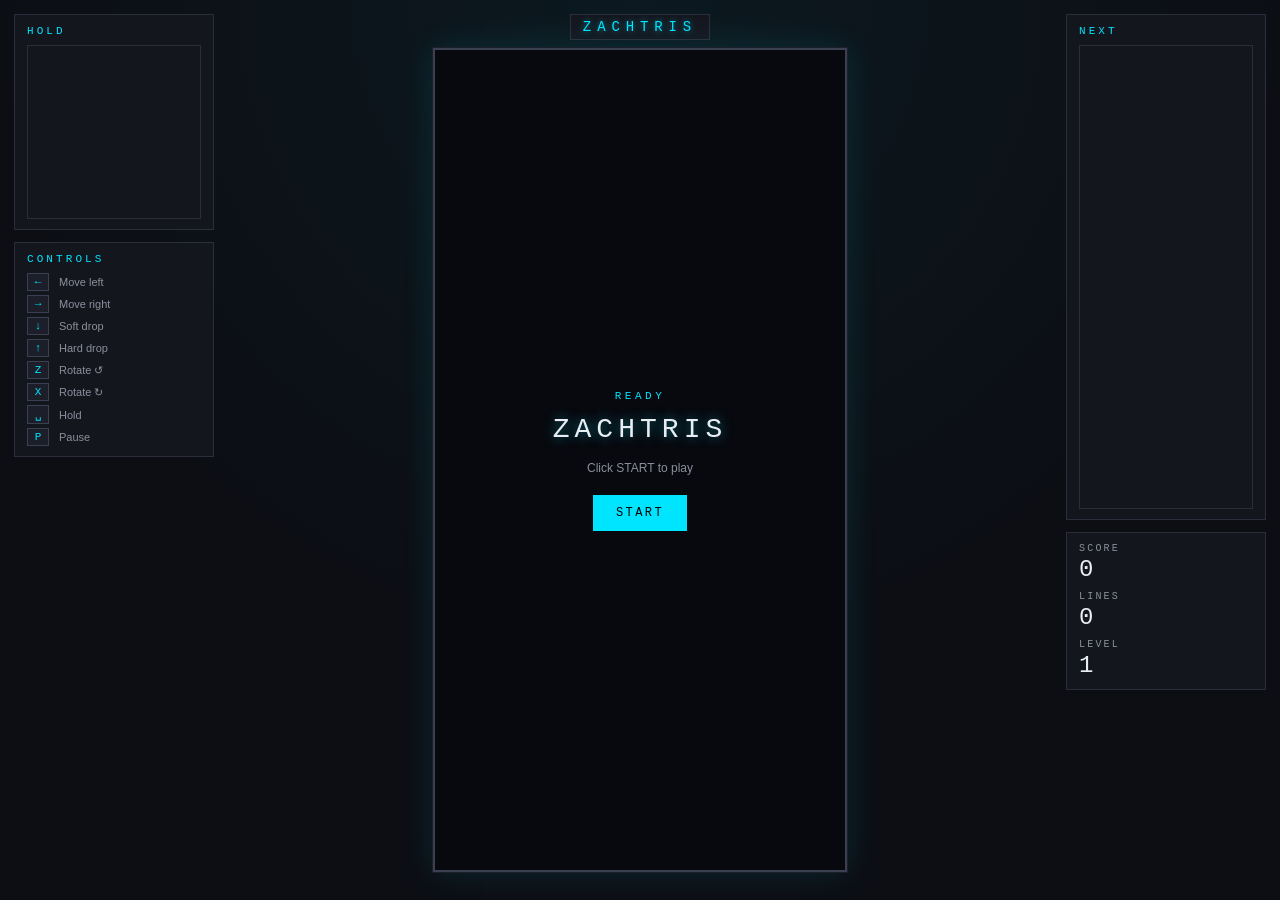
<file: games/zachtris/index.html>
<!doctype html>
<html lang="en">
  <head>
    <meta charset="utf-8" />
    <meta name="viewport" content="width=device-width, initial-scale=1" />
    <title>Zachtris</title>
    <link rel="stylesheet" href="zachtris.css" />
  </head>
  <body>
    <div id="zt-root" tabindex="0">
      <!-- ============ Left panel ============================== -->
      <aside id="zt-left">
        <div class="zt-section">
          <h3>HOLD</h3>
          <canvas id="zt-hold" width="120" height="120"></canvas>
        </div>

        <div class="zt-section zt-controls">
          <h3>CONTROLS</h3>
          <dl>
            <dt>←</dt><dd>Move left</dd>
            <dt>→</dt><dd>Move right</dd>
            <dt>↓</dt><dd>Soft drop</dd>
            <dt>↑</dt><dd>Hard drop</dd>
            <dt>Z</dt><dd>Rotate ↺</dd>
            <dt>X</dt><dd>Rotate ↻</dd>
            <dt>␣</dt><dd>Hold</dd>
            <dt>P</dt><dd>Pause</dd>
          </dl>
        </div>
      </aside>

      <!-- ============ Playfield =============================== -->
      <main id="zt-stage">
        <div class="zt-title-bar">ZACHTRIS</div>
        <div id="zt-field-wrap">
          <canvas id="zt-field" width="280" height="560"></canvas>
          <div id="zt-overlay" class="zt-overlay">
            <div class="zt-overlay-eyebrow" id="zt-overlay-eyebrow">READY</div>
            <div class="zt-overlay-title" id="zt-overlay-title">ZACHTRIS</div>
            <div class="zt-overlay-sub" id="zt-overlay-sub">
              Click START to play
            </div>
            <button id="zt-start" class="zt-btn primary">Start</button>
          </div>
        </div>
      </main>

      <!-- ============ Right panel ============================= -->
      <aside id="zt-right">
        <div class="zt-section">
          <h3>NEXT</h3>
          <canvas id="zt-next" width="120" height="320"></canvas>
        </div>

        <div class="zt-section zt-stats">
          <div class="zt-stat">
            <div class="zt-stat-label">SCORE</div>
            <div class="zt-stat-value" id="zt-score">0</div>
          </div>
          <div class="zt-stat">
            <div class="zt-stat-label">LINES</div>
            <div class="zt-stat-value" id="zt-lines">0</div>
          </div>
          <div class="zt-stat">
            <div class="zt-stat-label">LEVEL</div>
            <div class="zt-stat-value" id="zt-level">1</div>
          </div>
        </div>
      </aside>
    </div>

    <script src="zachtris.js"></script>
  </body>
</html>
</file>
<file: assets/css/os.css>
/* ============================================================
   Z // OS — retro-desktop personal site
   Win9x-flavored chrome built from scratch (no framework).
   ============================================================ */

:root {
  /* Surfaces */
  --face: #c0c0c0;
  --face-light: #dfdfdf;
  --face-dark: #808080;
  --face-darker: #000000;
  --highlight: #ffffff;

  /* Title bars */
  --title-active-a: #000080;
  --title-active-b: #1084d0;
  --title-inactive-a: #808080;
  --title-inactive-b: #b5b5b5;
  --title-text: #ffffff;

  /* Desktop */
  --desktop: #008080; /* classic teal */
  --selection: rgba(0, 0, 128, 0.55);

  /* Typography */
  --font-sys: "Pixelated MS Sans Serif", "MS Sans Serif",
    "Microsoft Sans Serif", Tahoma, "Geneva", sans-serif;
  --font-mono: "Lucida Console", "Courier New", monospace;
}

* {
  box-sizing: border-box;
}
html,
body {
  height: 100%;
  margin: 0;
}

body {
  font-family: var(--font-sys);
  font-size: 12px;
  color: #000;
  background: var(--desktop);
  overflow: hidden;
  user-select: none;
  -webkit-user-select: none;
}

/* ---------- Desktop ---------------------------------------- */
#desktop {
  position: absolute;
  top: 0;
  left: 0;
  right: 0;
  bottom: 30px; /* taskbar height */
  overflow: hidden;
}

#icons {
  display: flex;
  flex-direction: column;
  flex-wrap: wrap;
  align-content: flex-start;
  gap: 4px;
  padding: 10px;
  height: 100%;
}

/* Top-right "games corner" — game icons live here. */
#icons-right {
  position: absolute;
  top: 10px;
  right: 10px;
  display: flex;
  flex-direction: column;
  align-items: flex-end;
  gap: 4px;
}

.desktop-icon {
  display: flex;
  flex-direction: column;
  align-items: center;
  justify-content: flex-start;
  gap: 4px;
  width: 80px;
  padding: 6px 4px;
  background: transparent;
  border: 1px dotted transparent;
  color: #fff;
  cursor: pointer;
  font-family: inherit;
  font-size: 11px;
  text-align: center;
  line-height: 1.2;
}

.desktop-icon:focus {
  outline: none;
  border: 1px dotted #fff;
}
.desktop-icon.selected,
.desktop-icon:focus-visible {
  border: 1px dotted #fff;
}
.desktop-icon.selected .icon-label,
.desktop-icon:focus-visible .icon-label {
  background: var(--selection);
  outline: 1px dotted #fff;
}

.desktop-icon .icon-img {
  width: 32px;
  height: 32px;
  display: block;
  filter: drop-shadow(1px 1px 0 rgba(0, 0, 0, 0.35));
}
.desktop-icon .icon-img svg {
  width: 100%;
  height: 100%;
  display: block;
  shape-rendering: crispEdges;
}

.desktop-icon .icon-label {
  padding: 1px 3px;
  text-shadow: 1px 1px 0 #000;
}

/* ---------- Bevels (the heart of Win9x) -------------------- */
.bevel-out {
  border-top: 1px solid var(--highlight);
  border-left: 1px solid var(--highlight);
  border-right: 1px solid var(--face-darker);
  border-bottom: 1px solid var(--face-darker);
  box-shadow: inset -1px -1px 0 var(--face-dark),
    inset 1px 1px 0 var(--face-light);
}
.bevel-in {
  border-top: 1px solid var(--face-darker);
  border-left: 1px solid var(--face-darker);
  border-right: 1px solid var(--highlight);
  border-bottom: 1px solid var(--highlight);
  box-shadow: inset 1px 1px 0 var(--face-dark),
    inset -1px -1px 0 var(--face-light);
}

/* ---------- Taskbar ---------------------------------------- */
#taskbar {
  position: fixed;
  left: 0;
  right: 0;
  bottom: 0;
  height: 30px;
  background: var(--face);
  border-top: 1px solid var(--highlight);
  display: flex;
  align-items: center;
  gap: 4px;
  padding: 2px 3px;
  z-index: 10000;
}

#start-btn {
  display: inline-flex;
  align-items: center;
  gap: 4px;
  height: 24px;
  padding: 0 8px 0 4px;
  background: var(--face);
  font-family: inherit;
  font-size: 12px;
  font-weight: bold;
  cursor: pointer;
}
#start-btn:focus {
  outline: 1px dotted #000;
  outline-offset: -4px;
}
#start-btn.pressed {
  /* invert bevel — handled by toggling class */
}

.start-logo {
  display: inline-block;
  width: 16px;
  height: 16px;
  background:
    linear-gradient(#ff3b30, #ff3b30) 0 0 / 6px 6px no-repeat,
    linear-gradient(#34c759, #34c759) 8px 0 / 6px 6px no-repeat,
    linear-gradient(#007aff, #007aff) 0 8px / 6px 6px no-repeat,
    linear-gradient(#ffcc00, #ffcc00) 8px 8px / 6px 6px no-repeat;
  transform: skewX(-12deg);
}

.taskbar-divider {
  width: 2px;
  height: 22px;
  background: var(--face-dark);
  border-right: 1px solid var(--highlight);
  margin: 0 2px;
}

#taskbar-items {
  display: flex;
  flex: 1;
  gap: 3px;
  min-width: 0;
  overflow: hidden;
}

.taskbar-item {
  height: 24px;
  min-width: 130px;
  max-width: 180px;
  padding: 0 8px;
  display: inline-flex;
  align-items: center;
  gap: 6px;
  background: var(--face);
  font-family: inherit;
  font-size: 11px;
  cursor: pointer;
  text-align: left;
  overflow: hidden;
  white-space: nowrap;
  text-overflow: ellipsis;
}
.taskbar-item .ti-label {
  flex: 1;
  overflow: hidden;
  text-overflow: ellipsis;
}
.taskbar-item .ti-icon {
  width: 16px;
  height: 16px;
  flex: 0 0 auto;
}
.taskbar-item .ti-icon svg {
  width: 100%;
  height: 100%;
  display: block;
}
.taskbar-item.active {
  font-weight: bold;
  background: linear-gradient(
    45deg,
    var(--face) 25%,
    var(--face-light) 25%,
    var(--face-light) 50%,
    var(--face) 50%,
    var(--face) 75%,
    var(--face-light) 75%
  );
  background-size: 4px 4px;
}

#taskbar-tray {
  height: 24px;
  min-width: 70px;
  padding: 0 10px;
  display: inline-flex;
  align-items: center;
  justify-content: center;
}
#taskbar-clock {
  font-family: var(--font-sys);
  font-size: 11px;
}

/* ---------- Start menu ------------------------------------- */
#start-menu {
  position: fixed;
  bottom: 30px;
  left: 0;
  z-index: 10001;
  background: var(--face);
  width: 200px;
  display: flex;
}
#start-menu[hidden] {
  display: none;
}

.start-rail {
  width: 22px;
  background: linear-gradient(180deg, #1084d0 0%, #000080 100%);
  color: #c0c0c0;
  font-weight: bold;
  font-size: 18px;
  letter-spacing: 0.05em;
  writing-mode: vertical-rl;
  transform: rotate(180deg);
  text-align: right;
  padding: 8px 4px;
  font-family: var(--font-sys);
}
.start-rail span {
  color: #fff;
  font-size: 12px;
  margin-left: 6px;
}

.start-list {
  list-style: none;
  margin: 0;
  padding: 4px 0;
  flex: 1;
}
.start-list li {
  display: flex;
  align-items: center;
  gap: 10px;
  padding: 5px 10px;
  font-size: 12px;
  cursor: pointer;
}
.start-list li:hover {
  background: var(--title-active-a);
  color: #fff;
}
.start-list li.sep {
  height: 1px;
  margin: 4px 8px;
  padding: 0;
  background: var(--face-dark);
  border-bottom: 1px solid var(--highlight);
  cursor: default;
}
.start-list li.sep:hover {
  background: var(--face-dark);
}
.sm-icon {
  width: 18px;
  height: 18px;
  display: inline-flex;
  align-items: center;
  justify-content: center;
  background: var(--face-light);
  border: 1px solid var(--face-dark);
  font-family: var(--font-mono);
  font-size: 12px;
  color: #000;
}
.start-list li:hover .sm-icon {
  color: #000;
}

/* ---------- Windows ---------------------------------------- */
#window-layer {
  position: absolute;
  inset: 0;
  pointer-events: none; /* windows themselves re-enable */
}

.window {
  position: absolute;
  pointer-events: auto;
  background: var(--face);
  padding: 2px;
  display: flex;
  flex-direction: column;
  min-width: 240px;
  min-height: 140px;
  box-shadow:
    inset -1px -1px 0 var(--face-darker),
    inset 1px 1px 0 var(--highlight),
    inset -2px -2px 0 var(--face-dark),
    inset 2px 2px 0 var(--face-light);
}

.window.minimized {
  display: none;
}

.title-bar {
  height: 20px;
  padding: 2px 2px 2px 4px;
  display: flex;
  align-items: center;
  gap: 4px;
  background: linear-gradient(
    90deg,
    var(--title-active-a) 0%,
    var(--title-active-b) 100%
  );
  color: var(--title-text);
  font-weight: bold;
  font-size: 11px;
  cursor: grab;
  user-select: none;
}
.window:not(.focused) .title-bar {
  background: linear-gradient(
    90deg,
    var(--title-inactive-a) 0%,
    var(--title-inactive-b) 100%
  );
}
.title-bar.dragging {
  cursor: grabbing;
}

.title-bar-icon {
  width: 14px;
  height: 14px;
  flex: 0 0 auto;
}
.title-bar-icon svg {
  width: 100%;
  height: 100%;
  display: block;
}

.title-bar-text {
  flex: 1;
  overflow: hidden;
  white-space: nowrap;
  text-overflow: ellipsis;
}

.title-bar-controls {
  display: flex;
  gap: 2px;
}
.title-bar-controls button {
  width: 18px;
  height: 16px;
  padding: 0;
  background: var(--face);
  font-family: var(--font-sys);
  font-size: 11px;
  font-weight: bold;
  line-height: 1;
  color: #000;
  cursor: pointer;
}
.title-bar-controls button:active {
  /* invert bevel via class toggle? Simpler: shift content 1px */
  padding: 1px 0 0 1px;
}

.window-body {
  flex: 1;
  margin: 2px 0 0;
  padding: 12px 14px;
  background: #fff;
  overflow: auto;
  font-family: var(--font-sys);
  font-size: 12px;
  line-height: 1.45;
  color: #000;
  user-select: text;
}
.window-body.gray {
  background: var(--face);
}
.window-body.flush {
  padding: 0;
  margin: 2px 0 0;
}

.window-body h2 {
  font-size: 16px;
  margin: 0 0 8px;
}
.window-body h3 {
  font-size: 13px;
  margin: 14px 0 4px;
}
.window-body p {
  margin: 0 0 8px;
}
.window-body ul,
.window-body ol {
  margin: 0 0 8px;
  padding-left: 22px;
}
.window-body hr {
  border: 0;
  border-top: 1px solid var(--face-dark);
  border-bottom: 1px solid var(--highlight);
  margin: 10px 0;
}
.window-body .muted {
  color: #555;
}
.window-body code {
  font-family: var(--font-mono);
  background: var(--face-light);
  padding: 0 3px;
}

/* In-body link styled like an OS hyperlink */
.window-body a.link,
.window-body button.link {
  background: none;
  border: 0;
  padding: 0;
  font: inherit;
  color: #0000ee;
  text-decoration: underline;
  cursor: pointer;
}
.window-body a.link:hover,
.window-body button.link:hover {
  color: #ee0000;
}

/* File-listing inside a window */
.file-list {
  list-style: none;
  padding: 0;
  margin: 0;
}
.file-list li {
  padding: 4px 0;
}

/* Iframe-mode window body */
.window-body iframe {
  width: 100%;
  height: 100%;
  border: 0;
  display: block;
}

/* Resize handle (visual only — drag wiring is skeletal) */
.window::after {
  content: "";
  position: absolute;
  right: 2px;
  bottom: 2px;
  width: 12px;
  height: 12px;
  background:
    linear-gradient(135deg, transparent 0 6px, var(--face-dark) 6px 7px, transparent 7px 9px,
      var(--face-dark) 9px 10px, transparent 10px 12px);
  pointer-events: none;
}

/* ---------- About / property-sheet style ------------------- */
/* "Property sheet" look — gray panel that fills the window body,
   sunken photo frame, and fieldset group-boxes. */
.window-body > .about-page {
  margin: -12px -14px;
  padding: 14px;
  background: var(--face);
  min-height: calc(100% + 24px);
  color: #000;
  font-size: 12px;
}

.about-top {
  display: flex;
  gap: 14px;
  margin-bottom: 14px;
  align-items: flex-start;
}

.win-photo {
  width: 110px;
  height: 140px;
  flex: 0 0 auto;
  background: #fff;
  border-top: 1px solid var(--face-dark);
  border-left: 1px solid var(--face-dark);
  border-right: 1px solid var(--highlight);
  border-bottom: 1px solid var(--highlight);
  box-shadow:
    inset 1px 1px 0 var(--face-darker),
    inset -1px -1px 0 var(--face-light);
  padding: 2px;
  overflow: hidden;
}
.win-photo svg,
.win-photo img {
  display: block;
  width: 100%;
  height: 100%;
  object-fit: cover;
}

.about-intro {
  flex: 1;
  min-width: 0;
}
.about-intro h2 {
  font-size: 18px;
  font-weight: bold;
  margin: 0 0 6px;
}
.about-intro .tagline {
  margin: 0 0 8px;
  font-style: italic;
  color: #333;
}
.about-intro p {
  margin: 0 0 6px;
  line-height: 1.4;
}

/* Win98 group box — sunken inset rectangle with a label that
   floats on the top-left of the border. */
.win-fieldset {
  border: 1px solid var(--face-dark);
  border-bottom-color: var(--highlight);
  border-right-color: var(--highlight);
  box-shadow:
    inset 1px 1px 0 var(--face-darker),
    inset -1px -1px 0 var(--face-light);
  padding: 10px 14px 12px;
  margin: 0 0 12px;
  background: transparent;
}
.win-fieldset legend {
  padding: 0 6px;
  font-size: 12px;
  color: #000;
  background: var(--face); /* covers the border behind the legend */
}
.win-fieldset p {
  margin: 0;
}

/* Compact list used inside fieldsets (e.g. About Me's favorite games) */
.about-games-list {
  list-style: square inside;
  margin: 0;
  padding: 0;
  font-size: 12px;
  line-height: 1.55;
  columns: 2;
  column-gap: 16px;
}
.about-games-list li {
  break-inside: avoid;
  padding: 0;
}

/* Key/value table inside a group box */
table.kv {
  width: 100%;
  border-collapse: collapse;
  font-size: 12px;
}
table.kv th {
  text-align: left;
  font-weight: normal;
  color: #000;
  padding: 2px 12px 2px 0;
  width: 38%;
  white-space: nowrap;
  vertical-align: top;
}
table.kv td {
  padding: 2px 0;
  vertical-align: top;
}

.window-body .small {
  font-size: 11px;
}
.window-body .footnote {
  margin-top: 4px;
  text-align: right;
  color: #555;
}

/* ---------- Resume page ----------------------------------- */
/* Reuses the gray property-sheet look from About Me, plus a
   CSS-only tab strip (radio inputs hidden, labels styled as
   chunky Win98 property-sheet tabs). */
.window-body > .resume-page {
  margin: -12px -14px;
  padding: 10px 14px 14px;
  background: var(--face);
  min-height: calc(100% + 24px);
  color: #000;
  font-size: 12px;
}
.resume-tab-radio { display: none; }

/* Toolbar: tabs on the left, download button on the right */
.resume-toolbar {
  display: flex;
  align-items: flex-end;
  justify-content: space-between;
  margin-bottom: -1px;
  position: relative;
  z-index: 2;
  gap: 8px;
  padding: 0 4px 0 0;
}

.resume-tabs {
  display: flex;
  gap: 2px;
  padding: 0 0 0 4px;
}
.resume-tabs label {
  background: var(--face);
  border: 1px solid var(--face-dark);
  border-bottom: none;
  padding: 4px 14px;
  font-size: 12px;
  cursor: pointer;
  user-select: none;
  box-shadow:
    inset 1px 1px 0 var(--highlight),
    inset -1px 0 0 var(--face-dark);
  border-top-left-radius: 3px;
  border-top-right-radius: 3px;
}
.resume-tabs label:hover { background: var(--face-light); }
#r-tab-swe:checked ~ .resume-toolbar .resume-tabs label[for="r-tab-swe"],
#r-tab-ai:checked  ~ .resume-toolbar .resume-tabs label[for="r-tab-ai"] {
  background: var(--face);
  font-weight: bold;
  padding-top: 5px;
  margin-top: -2px;
  z-index: 3;
}

/* Download button — Win98 raised bevel, only the active tab's link
   is shown (CSS-only via sibling selector). */
.resume-downloads { display: flex; align-items: flex-end; }
.resume-dl {
  display: none;
  font-family: inherit;
  font-size: 11px;
  line-height: 1.4;
  text-decoration: none;
  color: #000;
  padding: 6px 14px;
  background: var(--face);
  border-top: 1px solid var(--highlight);
  border-left: 1px solid var(--highlight);
  border-right: 1px solid var(--face-darker);
  border-bottom: 1px solid var(--face-darker);
  box-shadow:
    inset 1px 1px 0 var(--face-light),
    inset -1px -1px 0 var(--face-dark);
  margin-bottom: 3px;
  cursor: pointer;
  white-space: nowrap;
}
.resume-dl:hover { background: var(--face-light); }
.resume-dl:active {
  border-top-color: var(--face-darker);
  border-left-color: var(--face-darker);
  border-right-color: var(--highlight);
  border-bottom-color: var(--highlight);
  box-shadow: inset 1px 1px 0 var(--face-dark);
  padding: 7px 13px 5px 15px;
}
#r-tab-swe:checked ~ .resume-toolbar .resume-dl[data-for="swe"],
#r-tab-ai:checked  ~ .resume-toolbar .resume-dl[data-for="ai"] {
  display: inline-block;
}

/* Panels — sunken bevel like a property-sheet pane */
.resume-panels {
  border: 1px solid var(--face-dark);
  border-bottom-color: var(--highlight);
  border-right-color: var(--highlight);
  box-shadow:
    inset 1px 1px 0 var(--face-darker),
    inset -1px -1px 0 var(--face-light);
  background: var(--face);
  padding: 14px 14px 10px;
  position: relative;
}
.resume-panel { display: none; }
#r-tab-swe:checked ~ .resume-panels .resume-panel[data-tab="swe"],
#r-tab-ai:checked  ~ .resume-panels .resume-panel[data-tab="ai"] {
  display: block;
}

.resume-head { margin-bottom: 12px; }
.resume-head h2 { font-size: 18px; margin: 0 0 4px; }
.resume-contact { font-size: 12px; color: #333; margin: 0; }

.resume-job + .resume-job { margin-top: 14px; }
.resume-job-row {
  display: flex;
  justify-content: space-between;
  align-items: baseline;
  gap: 12px;
  font-size: 12px;
}
.resume-job-row.sub { margin-top: 4px; }
.resume-job-row strong { font-weight: bold; }
.resume-job-row em { font-style: italic; }
.resume-job ul {
  margin: 4px 0 0;
  padding-left: 22px;
  font-size: 12px;
  line-height: 1.5;
}
.resume-job ul + .resume-job-row.sub { margin-top: 8px; }
.resume-job ul li { margin: 2px 0; }

/* ---------- Mobile ----------------------------------------
   At phone widths there's no room for floating, draggable
   windows. Each window opens fullscreen and the OS chrome
   stays anchored. `!important` deliberately overrides the
   inline width/height/left/top that os.js sets at desktop
   sizes so windows snap to the viewport. */
@media (max-width: 700px) {
  /* Stop the body from bleeding outside the viewport — both
     axes locked so pinch-zoom only scales what's visible.
     `dvh` is the dynamic viewport height: on iOS Safari this
     updates as the URL bar collapses/expands so the OS chrome
     never sits behind the browser UI. */
  html, body {
    width: 100vw;
    max-width: 100vw;
    height: 100vh;
    height: 100dvh;
    overflow: hidden;
    overscroll-behavior: none;
  }

  /* Desktop icons — bigger touch targets, fewer per row */
  #icons {
    padding: 12px 8px;
    gap: 10px;
  }
  .desktop-icon {
    width: 84px;
    padding: 8px 4px;
  }
  .desktop-icon .icon-img { width: 36px; height: 36px; }

  /* The right-corner game icons sit on the same desktop —
     stack them next to the left column rather than overlapping */
  #icons-right {
    top: 12px;
    right: 8px;
    gap: 10px;
  }

  /* Windows fill the viewport, taskbar still visible underneath.
     Two height declarations: `dvh`-aware browsers (iOS 15.4+,
     Chrome 108+) override with the dynamic value; older ones
     keep the `vh` fallback. */
  .window {
    left: 0 !important;
    top: 0 !important;
    width: 100vw !important;
    height: calc(100vh - 30px) !important;
    height: calc(100dvh - 30px) !important;
    min-width: 0 !important;
    min-height: 0 !important;
    transform: none !important;
    box-shadow: none;
  }

  /* Hide the maximize button — already fullscreen */
  .title-bar-controls button[data-act="max"] { display: none; }

  /* No drag affordance on mobile */
  .title-bar { cursor: default; }
  .title-bar.dragging { cursor: default; }

  /* Beef up the close + minimize buttons for touch */
  .title-bar { height: 26px; padding: 3px 4px; }
  .title-bar-controls button {
    width: 28px;
    height: 22px;
    font-size: 13px;
  }

  /* Drop the corner resize grip — irrelevant fullscreen */
  .window::after { display: none; }

  /* Taskbar — keep visible, tighter items */
  .taskbar-item {
    min-width: 0;
    max-width: 160px;
    padding: 0 6px;
  }
  #taskbar-clock { display: none; } /* save room on narrow viewports */
  #taskbar-tray { min-width: 0; padding: 0 6px; }

  /* Start menu — touch-friendly hit targets */
  #start-menu { width: 220px; }
  .start-list li { padding: 8px 12px; }
}
</file>
<file: games/wiki-racer/wiki-racer.css>
/* ============================================================
   WikiRacer — its own visual language (Light/Dark themes).
   Lives inside an iframe within the OS, so it owns its viewport.
   ============================================================ */

:root {
  --bg: #f7f6f1;
  --panel: #ebe9e0;
  --panel-2: #f3f1e8;
  --text: #1a1a1a;
  --muted: #6a6660;
  --border: #cbc7b9;
  --border-strong: #aaa595;
  --accent: #b8322b;
  --accent-text: #ffffff;
  --link: #0645ad;
  --link-visited: #0b0080;
  --shadow: rgba(0, 0, 0, 0.08);
}

body.theme-dark {
  --bg: #14161b;
  --panel: #1c1f26;
  --panel-2: #232730;
  --text: #e8e8e3;
  --muted: #9a9a92;
  --border: #2e333d;
  --border-strong: #4a505c;
  --accent: #e85a52;
  --accent-text: #ffffff;
  --link: #6ea8ff;
  --link-visited: #b388ff;
  --shadow: rgba(0, 0, 0, 0.5);
}

* {
  box-sizing: border-box;
}
html, body {
  height: 100%;
  margin: 0;
}
body {
  font-family: "Georgia", "Times New Roman", serif;
  background: var(--bg);
  color: var(--text);
  overflow: hidden;
}

/* ---------- Layout ---------------------------------------- */
#wr-app {
  display: flex;
  height: 100%;
  width: 100%;
}

/* ---------- Panel ----------------------------------------- */
#wr-panel {
  width: 280px;
  min-width: 220px;
  max-width: 60vw;
  flex: 0 0 auto;
  background: var(--panel);
  border-right: 1px solid var(--border);
  position: relative;
  display: flex;
  flex-direction: column;
  overflow: hidden;
}
body.panel-minimized #wr-panel { display: none; }

#wr-panel-min {
  position: absolute;
  top: 6px;
  right: 10px;
  width: 26px;
  height: 26px;
  background: transparent;
  border: 0;
  font-family: "Helvetica", "Arial", sans-serif;
  font-size: 22px;
  line-height: 1;
  cursor: pointer;
  color: var(--muted);
  z-index: 3;
  padding: 0;
}
#wr-panel-min:hover { color: var(--text); }

/* Drag handle on the right edge — drag to resize */
.wr-resize-handle {
  position: absolute;
  top: 0;
  right: 0;
  width: 5px;
  height: 100%;
  cursor: col-resize;
  background: transparent;
  z-index: 4;
  transition: background 0.15s ease;
}
.wr-resize-handle:hover,
.wr-resize-handle.dragging {
  background: var(--accent);
  opacity: 0.6;
}

/* Floating "+" button — shown when panel is minimized */
#wr-restore {
  position: fixed;
  top: 12px;
  left: 12px;
  width: 36px;
  height: 36px;
  background: var(--panel);
  border: 1px solid var(--border-strong);
  color: var(--text);
  font-family: "Helvetica", "Arial", sans-serif;
  font-size: 22px;
  font-weight: 500;
  line-height: 1;
  cursor: pointer;
  z-index: 90;
  padding: 0;
  box-shadow: 0 2px 8px rgba(0, 0, 0, 0.15);
}
#wr-restore:hover { filter: brightness(0.96); background: var(--panel-2); }
#wr-restore[hidden] { display: none; }

.wr-panel-inner {
  flex: 1;
  padding: 38px 16px 14px;
  overflow-y: auto;
}

.wr-panel-section h3 {
  font-family: "Georgia", serif;
  font-size: 20px;
  margin: 0 0 6px;
  letter-spacing: -0.01em;
}

.wr-panel-group {
  margin-bottom: 16px;
}

.wr-label {
  font-family: "Helvetica", "Arial", sans-serif;
  font-size: 10px;
  letter-spacing: 0.18em;
  text-transform: uppercase;
  color: var(--muted);
  margin-bottom: 4px;
  display: flex;
  align-items: center;
  justify-content: space-between;
}

.wr-target-image {
  display: block;
  width: 100%;
  max-height: 180px;
  object-fit: cover;
  background: var(--panel-2);
  border: 1px solid var(--border);
  margin: 6px 0 8px;
}
.wr-target-image[hidden] { display: none; }

.wr-target-title {
  font-size: 19px;
  font-weight: bold;
  line-height: 1.2;
  word-wrap: break-word;
}

.wr-timer {
  font-family: "Menlo", "Courier New", monospace;
  font-size: 28px;
  letter-spacing: 0.05em;
  font-weight: 500;
}

.wr-hops-chip {
  font-family: "Helvetica", "Arial", sans-serif;
  font-size: 10px;
  letter-spacing: 0.1em;
  background: var(--panel-2);
  border: 1px solid var(--border);
  padding: 2px 6px;
  text-transform: none;
}

.wr-history-group ol {
  margin: 4px 0 0;
  padding-left: 20px;
  font-size: 13px;
  max-height: 200px;
  overflow-y: auto;
  list-style-type: decimal;
}
.wr-history-group ol li {
  padding: 2px 0;
  line-height: 1.3;
  word-wrap: break-word;
}
.wr-history-group ol li.current {
  font-weight: bold;
  color: var(--accent);
}

.wr-check {
  display: flex;
  align-items: center;
  gap: 8px;
  cursor: pointer;
  user-select: none;
  font-size: 13px;
  padding: 4px 0;
}

/* Seed UI in the side panel */
.wr-seed-row {
  display: flex;
  gap: 6px;
  align-items: stretch;
  margin-top: 4px;
}
.wr-seed-row input {
  flex: 1;
  min-width: 0;
  font-family: "Menlo", "Consolas", monospace;
  font-size: 14px;
  letter-spacing: 0.08em;
  background: var(--bg);
  border: 1px solid var(--border-strong);
  color: var(--text);
  padding: 6px 8px;
  text-transform: uppercase;
  outline: none;
}
.wr-seed-row input:focus {
  border-color: var(--accent);
}
.wr-seed-row button {
  padding: 4px 8px;
  font-size: 14px;
  line-height: 1;
}
.wr-seed-help {
  margin: 6px 0 0;
  font-size: 11px;
  line-height: 1.45;
  color: var(--muted);
}
.wr-seed-chip {
  display: inline-block;
  margin-top: 4px;
  padding: 3px 8px;
  background: var(--panel-2);
  border: 1px solid var(--border);
  font-family: "Menlo", "Consolas", monospace;
  font-size: 13px;
  letter-spacing: 0.1em;
  color: var(--accent);
}
.wr-check input {
  margin: 0;
}

.wr-panel-inner hr {
  border: 0;
  border-top: 1px solid var(--border);
  margin: 16px 0;
}

.wr-small {
  font-size: 12px;
}
.muted {
  color: var(--muted);
}

.wr-credit {
  position: sticky;
  bottom: 0;
  margin-top: 24px;
  padding-top: 10px;
  border-top: 1px solid var(--border);
  font-family: "Helvetica", "Arial", sans-serif;
  font-size: 10px;
  color: var(--muted);
  letter-spacing: 0.06em;
}

/* ---------- Buttons --------------------------------------- */
.wr-btn {
  font-family: "Helvetica", "Arial", sans-serif;
  font-size: 13px;
  letter-spacing: 0.04em;
  padding: 8px 14px;
  border: 1px solid var(--border-strong);
  background: var(--panel-2);
  color: var(--text);
  cursor: pointer;
  transition: filter 0.15s ease, transform 0.05s ease;
}
.wr-btn:hover { filter: brightness(0.97); }
.wr-btn:active { transform: translateY(1px); }
.wr-btn.primary {
  background: var(--accent);
  color: var(--accent-text);
  border-color: var(--accent);
  font-weight: 600;
}
.wr-btn.primary:hover { filter: brightness(1.08); }
.wr-btn.ghost {
  background: transparent;
}
.wr-btn.big {
  width: 100%;
  padding: 12px 16px;
  font-size: 14px;
}
.wr-btn:disabled {
  opacity: 0.5;
  cursor: progress;
}

/* ---------- Stage ----------------------------------------- */
#wr-stage {
  flex: 1;
  position: relative;
  overflow: hidden;
  background: var(--bg);
}
.wr-screen {
  position: absolute;
  inset: 0;
  overflow: auto;
}
/* Specificity override — ID rules below set display:flex which would
   otherwise win over .wr-screen[hidden]. Listed here so that any
   [hidden] screen is reliably removed from the layout. */
#wr-welcome[hidden],
#wr-reveal[hidden],
#wr-article-wrap[hidden] { display: none; }

/* ---------- Welcome --------------------------------------- */
#wr-welcome {
  display: flex;
  align-items: center;
  justify-content: center;
  padding: 40px;
  text-align: center;
  transition: opacity 0.35s ease;
}
#wr-welcome.fading-out {
  opacity: 0;
  pointer-events: none;
}
.wr-welcome-card {
  max-width: 520px;
}
.wr-logo {
  font-family: "Georgia", serif;
  font-size: 64px;
  font-weight: bold;
  letter-spacing: -0.03em;
  line-height: 1;
  margin-bottom: 18px;
}
.wr-logo span {
  color: var(--accent);
  font-style: italic;
}
.wr-welcome-card .lede {
  font-size: 18px;
  color: var(--text);
  margin: 0 0 24px;
  line-height: 1.5;
}
.wr-welcome-card .hint {
  font-family: "Helvetica", "Arial", sans-serif;
  font-size: 13px;
  color: var(--muted);
  letter-spacing: 0.05em;
}

/* ---------- Reveal animation ------------------------------ */
#wr-reveal {
  display: flex;
  align-items: center;
  justify-content: center;
  gap: 40px;
  padding: 40px;
}
.wr-reveal-card {
  flex: 1;
  max-width: 320px;
  padding: 36px 24px;
  background: var(--panel-2);
  border: 2px solid var(--border-strong);
  text-align: center;
  box-shadow: 0 20px 50px var(--shadow);
  opacity: 0;
  transform: scale(0.6) translateX(0);
}
body.phase-revealing .wr-reveal-card.start {
  animation: wrSlideInL 0.65s cubic-bezier(0.18, 0.9, 0.32, 1.2) 0.05s forwards;
}
body.phase-revealing .wr-reveal-card.target {
  animation: wrSlideInR 0.65s cubic-bezier(0.18, 0.9, 0.32, 1.2) 0.55s forwards;
}
@keyframes wrSlideInL {
  from { opacity: 0; transform: translateX(-280px) scale(0.7); }
  to   { opacity: 1; transform: translateX(0) scale(1); }
}
@keyframes wrSlideInR {
  from { opacity: 0; transform: translateX(280px) scale(0.7); }
  to   { opacity: 1; transform: translateX(0) scale(1); }
}
.wr-reveal-label {
  font-family: "Helvetica", "Arial", sans-serif;
  font-size: 11px;
  letter-spacing: 0.3em;
  color: var(--muted);
  margin-bottom: 14px;
}
.wr-reveal-title {
  font-family: "Georgia", serif;
  font-size: 26px;
  font-weight: bold;
  line-height: 1.2;
}
.wr-reveal-arrow {
  font-size: 56px;
  color: var(--accent);
  opacity: 0;
}
body.phase-revealing .wr-reveal-arrow {
  animation: wrArrow 0.6s ease 1.0s forwards;
}
@keyframes wrArrow {
  0%   { opacity: 0; transform: scale(0.3); }
  60%  { opacity: 1; transform: scale(1.3); }
  100% { opacity: 1; transform: scale(1); }
}

/* ---------- Article (Wikipedia content) ------------------- */
#wr-article-wrap {
  background: var(--bg);
}
.wr-article {
  margin: 0;
  padding: 24px 32px 80px;
  line-height: 1.62;
  font-size: 15px;
}
.wr-article h1 {
  font-family: "Georgia", serif;
  font-size: 36px;
  font-weight: normal;
  margin: 0 0 12px;
  padding-bottom: 6px;
  border-bottom: 1px solid var(--border);
  line-height: 1.15;
}
.wr-article h2 {
  font-family: "Georgia", serif;
  font-size: 24px;
  font-weight: normal;
  margin: 28px 0 10px;
  padding-bottom: 4px;
  border-bottom: 1px solid var(--border);
}
.wr-article h3 {
  font-size: 18px;
  margin: 22px 0 8px;
  font-weight: bold;
}
.wr-article h4 { font-size: 15px; margin: 16px 0 6px; }
.wr-article p { margin: 0 0 10px; }
.wr-article ul, .wr-article ol { margin: 8px 0; padding-left: 24px; }
.wr-article li { margin: 2px 0; }

.wr-article a {
  color: var(--link);
  text-decoration: none;
}
.wr-article a:hover { text-decoration: underline; }
.wr-article a:visited { color: var(--link-visited); }
.wr-article a.external,
.wr-article a.blocked {
  color: var(--muted);
  cursor: not-allowed;
  text-decoration: none;
  border-bottom: 1px dotted var(--muted);
}
.wr-article a.external:hover,
.wr-article a.blocked:hover { text-decoration: none; }

/* Infobox */
.wr-article table {
  border-collapse: collapse;
  margin: 10px 0;
  font-size: 13px;
}
.wr-article .infobox,
.wr-article table[class*="infobox"] {
  float: right;
  width: 300px;
  margin: 0 0 16px 20px;
  background: var(--panel-2);
  border: 1px solid var(--border);
  padding: 6px;
  clear: right;
}
.wr-article .infobox th,
.wr-article .infobox td {
  padding: 4px 6px;
  text-align: left;
  vertical-align: top;
  border-bottom: 1px solid var(--border);
}
.wr-article .infobox caption {
  font-weight: bold;
  padding: 6px;
  font-size: 14px;
}

.wr-article img {
  max-width: 100%;
  height: auto;
}
.wr-article figure {
  margin: 8px 0;
  text-align: center;
}
.wr-article figcaption {
  font-size: 12px;
  color: var(--muted);
  margin-top: 4px;
}
.wr-article .thumb,
.wr-article figure[typeof~="mw:File/Thumb"] {
  float: right;
  margin: 0 0 12px 16px;
  max-width: 280px;
  background: var(--panel-2);
  padding: 6px;
  border: 1px solid var(--border);
}
.wr-article hr {
  border: 0;
  border-top: 1px solid var(--border);
  margin: 18px 0;
}
.wr-article sup.reference,
.wr-article .reference {
  font-size: 11px;
}
.wr-article .mw-editsection { display: none; } /* not interactive here */
.wr-article .navbox,
.wr-article .vertical-navbox { display: none; } /* trim noise */
.wr-article style { display: none; }

/* Loading overlay */
#wr-loading {
  position: absolute;
  inset: 0;
  display: flex;
  flex-direction: column;
  align-items: center;
  justify-content: center;
  gap: 12px;
  background: color-mix(in srgb, var(--bg) 90%, transparent);
  z-index: 10;
  font-family: "Helvetica", "Arial", sans-serif;
  font-size: 12px;
  letter-spacing: 0.1em;
  color: var(--muted);
}
#wr-loading[hidden] { display: none; }
.wr-spinner {
  width: 32px;
  height: 32px;
  border: 3px solid var(--border);
  border-top-color: var(--accent);
  border-radius: 50%;
  animation: wrSpin 0.8s linear infinite;
}
@keyframes wrSpin { to { transform: rotate(360deg); } }

/* ---------- Win modal ------------------------------------- */
.wr-modal {
  position: fixed;
  inset: 0;
  background: rgba(0, 0, 0, 0.55);
  display: flex;
  align-items: center;
  justify-content: center;
  z-index: 100;
  animation: wrFadeBg 0.3s ease forwards;
}
.wr-modal[hidden] { display: none; }
@keyframes wrFadeBg {
  from { background: rgba(0, 0, 0, 0); }
  to   { background: rgba(0, 0, 0, 0.55); }
}
.wr-dialog {
  background: var(--bg);
  border: 2px solid var(--border-strong);
  padding: 28px 36px 24px;
  text-align: center;
  min-width: 320px;
  max-width: 92%;
  box-shadow: 0 30px 80px rgba(0, 0, 0, 0.5);
  animation: wrPopIn 0.5s cubic-bezier(0.2, 0.9, 0.3, 1.3) forwards;
  transform: scale(0.7);
  opacity: 0;
}
@keyframes wrPopIn {
  to { transform: scale(1); opacity: 1; }
}
.wr-dialog-eyebrow {
  font-family: "Helvetica", "Arial", sans-serif;
  font-size: 11px;
  letter-spacing: 0.35em;
  color: var(--accent);
  margin-bottom: 8px;
}
.wr-dialog h2 {
  font-family: "Georgia", serif;
  font-size: 28px;
  font-weight: normal;
  margin: 0 0 20px;
}
.wr-stats {
  margin: 0 auto 20px;
  border-collapse: collapse;
  font-size: 16px;
}
.wr-stats th {
  font-family: "Helvetica", "Arial", sans-serif;
  font-size: 11px;
  letter-spacing: 0.2em;
  text-transform: uppercase;
  text-align: right;
  padding: 4px 12px 4px 0;
  color: var(--muted);
  font-weight: normal;
}
.wr-stats td {
  text-align: left;
  padding: 4px 0;
  font-weight: bold;
  font-family: "Menlo", "Courier New", monospace;
}

/* ---------- Confetti -------------------------------------- */
#wr-confetti {
  position: fixed;
  inset: 0;
  pointer-events: none;
  z-index: 50;
}
#wr-confetti[hidden] { display: none; }

/* ---------- Mobile ---------------------------------------- */
@media (max-width: 720px) {
  #wr-app {
    flex-direction: column-reverse;
  }
  #wr-panel {
    width: 100% !important;
    max-width: 100%;
    max-height: 50vh;
    border-right: 0;
    border-top: 1px solid var(--border);
  }
  .wr-resize-handle { display: none; } /* horizontal resize doesn't make sense in column layout */
  #wr-reveal { flex-direction: column; gap: 16px; padding: 20px; }
  .wr-reveal-arrow { transform: rotate(90deg); }
  .wr-article { padding: 20px 16px 80px; }
  /* The restore "+" button sits at top-left on desktop, but on a
     phone that's where the article reading thumb lives — move it
     to bottom-right where it's out of the way but still tappable. */
  #wr-restore {
    top: auto;
    left: auto;
    bottom: 16px;
    right: 16px;
  }
}
</file>
<file: games/zachdle/zachdle.css>
/* ============================================================
   Zachdle — Wordle clone, clean light theme.
   Faithful to the original color palette so the game feels
   instantly familiar.
   ============================================================ */

:root {
  --bg: #ffffff;
  --text: #1a1a1b;
  --muted: #787c7e;
  --line: #d3d6da;
  --line-active: #878a8c;
  --line-stronger: #b0b3b6;
  --tile-bg: #ffffff;

  --green: #6aaa64;
  --yellow: #c9b458;
  --gray: #787c7e;
  --key-bg: #d3d6da;
  --key-bg-hover: #c8cdd3;
  --key-text: #1a1a1b;
  --tile-pop-shadow: rgba(0, 0, 0, 0.08);

  --font-sys: "Helvetica Neue", Helvetica, Arial, sans-serif;
}

* { box-sizing: border-box; }
html, body {
  margin: 0;
  height: 100%;
  overflow: hidden;
}
body {
  background: var(--bg);
  color: var(--text);
  font-family: var(--font-sys);
  font-weight: 700;
  user-select: none;
  -webkit-user-select: none;
  -webkit-tap-highlight-color: transparent;
}

#zd-root {
  display: flex;
  flex-direction: column;
  height: 100%;
  max-width: 540px;
  margin: 0 auto;
  padding: 0 8px 8px;
}

/* ---------- Header ---------------------------------------- */
#zd-header {
  flex: 0 0 auto;
  display: flex;
  align-items: center;
  gap: 12px;
  padding: 14px 6px 12px;
  border-bottom: 1px solid var(--line);
}
.zd-brand {
  font-family: "Georgia", serif;
  font-weight: 800;
  font-size: 26px;
  letter-spacing: 0.18em;
  color: var(--text);
  flex: 1;
}
.zd-mode-chip {
  display: inline-flex;
  flex-direction: column;
  align-items: flex-end;
  font-family: var(--font-sys);
  font-size: 11px;
  letter-spacing: 0.1em;
}
.zd-mode-label {
  font-size: 9px;
  color: var(--muted);
  letter-spacing: 0.2em;
}
.zd-mode-value {
  color: var(--text);
  font-family: "Menlo", "Consolas", monospace;
  letter-spacing: 0.08em;
  margin-top: 2px;
}
#zd-menu-btn {
  background: transparent;
  border: 1px solid var(--line);
  width: 36px;
  height: 36px;
  font-size: 18px;
  cursor: pointer;
  border-radius: 8px;
  color: var(--text);
  font-weight: 700;
}
#zd-menu-btn:hover { background: var(--key-bg-hover); }

/* ---------- Stage --------------------------------------- */
#zd-stage {
  flex: 1;
  position: relative;
  display: flex;
  align-items: center;
  justify-content: center;
  min-height: 0;
  padding: 12px 0;
}

#zd-grid {
  display: grid;
  grid-template-columns: repeat(5, 1fr);
  grid-template-rows: repeat(6, 1fr);
  gap: 6px;
  width: min(330px, 78vmin);
  aspect-ratio: 5 / 6;
}

.zd-tile {
  border: 2px solid var(--line);
  background: var(--tile-bg);
  display: flex;
  align-items: center;
  justify-content: center;
  font-size: clamp(20px, 6vmin, 32px);
  font-weight: 800;
  text-transform: uppercase;
  color: var(--text);
  user-select: none;
  transition: transform 0.08s ease, border-color 0.1s ease;
}
.zd-tile.filled {
  border-color: var(--line-active);
  animation: zd-pop 0.12s ease;
}
@keyframes zd-pop {
  from { transform: scale(1); }
  50%  { transform: scale(1.08); }
  to   { transform: scale(1); }
}
.zd-tile.green {
  background: var(--green);
  border-color: var(--green);
  color: #fff;
}
.zd-tile.yellow {
  background: var(--yellow);
  border-color: var(--yellow);
  color: #fff;
}
.zd-tile.gray {
  background: var(--gray);
  border-color: var(--gray);
  color: #fff;
}

/* Row reveal animation */
.zd-row-revealing .zd-tile {
  animation: zd-flip 0.5s ease forwards;
}
.zd-row-revealing .zd-tile:nth-child(2) { animation-delay: 0.1s; }
.zd-row-revealing .zd-tile:nth-child(3) { animation-delay: 0.2s; }
.zd-row-revealing .zd-tile:nth-child(4) { animation-delay: 0.3s; }
.zd-row-revealing .zd-tile:nth-child(5) { animation-delay: 0.4s; }
@keyframes zd-flip {
  0%   { transform: rotateX(0); }
  50%  { transform: rotateX(90deg); }
  100% { transform: rotateX(0); }
}

/* Shake on invalid */
.zd-row-shake .zd-tile {
  animation: zd-shake 0.45s ease;
}
@keyframes zd-shake {
  10%, 90% { transform: translateX(-2px); }
  20%, 80% { transform: translateX(4px); }
  30%, 50%, 70% { transform: translateX(-6px); }
  40%, 60% { transform: translateX(6px); }
}

/* Toast for "not a word", "no word entered", etc. */
.zd-toast {
  position: absolute;
  top: 12px;
  left: 50%;
  transform: translateX(-50%);
  background: var(--text);
  color: #fff;
  padding: 10px 16px;
  border-radius: 4px;
  font-size: 13px;
  font-weight: 700;
  pointer-events: none;
  z-index: 5;
}
.zd-toast[hidden] { display: none; }

/* ---------- Keyboard ---------------------------------------- */
#zd-keyboard {
  flex: 0 0 auto;
  display: flex;
  flex-direction: column;
  gap: 6px;
  padding: 8px 0 12px;
}
.zd-kb-row {
  display: flex;
  justify-content: center;
  gap: 5px;
  touch-action: manipulation;
}
.zd-key {
  flex: 1 0 auto;
  min-width: 28px;
  height: 56px;
  font-family: var(--font-sys);
  font-weight: 700;
  font-size: 14px;
  text-transform: uppercase;
  background: var(--key-bg);
  border: 0;
  border-radius: 4px;
  cursor: pointer;
  color: var(--key-text);
  padding: 0 8px;
  transition: background 0.15s ease;
}
.zd-key:hover { background: var(--key-bg-hover); }
.zd-key:active { transform: translateY(1px); }
.zd-key.wide {
  flex: 1.5 0 auto;
  font-size: 12px;
  letter-spacing: 0.05em;
}
.zd-key.green  { background: var(--green);  color: #fff; }
.zd-key.yellow { background: var(--yellow); color: #fff; }
.zd-key.gray   { background: var(--gray);   color: #fff; }

/* ---------- Modal ----------------------------------------- */
.zd-modal {
  position: fixed;
  inset: 0;
  background: rgba(0, 0, 0, 0.55);
  display: flex;
  align-items: center;
  justify-content: center;
  z-index: 50;
  padding: 20px;
}
.zd-modal[hidden] { display: none; }

.zd-modal-card {
  background: var(--bg);
  border-radius: 12px;
  padding: 28px 28px 24px;
  text-align: center;
  max-width: 380px;
  width: 100%;
  position: relative;
  box-shadow: 0 20px 60px rgba(0, 0, 0, 0.35);
}
.zd-modal-close {
  position: absolute;
  top: 8px;
  right: 10px;
  background: transparent;
  border: 0;
  font-size: 18px;
  cursor: pointer;
  color: var(--muted);
}
.zd-modal-card h2 {
  margin: 0 0 6px;
  font-size: 20px;
  letter-spacing: 0.04em;
}
.zd-modal-sub {
  font-size: 13px;
  color: var(--muted);
  margin: 0 0 18px;
  font-weight: 500;
  line-height: 1.4;
}
.zd-modal-help {
  font-size: 11px;
  color: var(--muted);
  margin: 10px 0 0;
  font-weight: 500;
  line-height: 1.4;
}

.zd-btn {
  font-family: var(--font-sys);
  font-weight: 700;
  font-size: 13px;
  letter-spacing: 0.06em;
  padding: 12px 18px;
  background: var(--key-bg);
  color: var(--text);
  border: 0;
  border-radius: 8px;
  cursor: pointer;
  text-transform: uppercase;
  width: 100%;
}
.zd-btn:hover { background: var(--key-bg-hover); }
.zd-btn.primary {
  background: var(--green);
  color: #fff;
}
.zd-btn.primary:hover { filter: brightness(1.05); }
.zd-btn.ghost { background: transparent; border: 1px solid var(--line); width: auto; }

.zd-seed-row {
  display: flex;
  gap: 6px;
  margin: 12px 0 6px;
}
.zd-seed-row input {
  flex: 1;
  font-family: "Menlo", "Consolas", monospace;
  font-weight: 700;
  font-size: 14px;
  letter-spacing: 0.1em;
  text-transform: uppercase;
  padding: 10px 12px;
  border: 1px solid var(--line);
  border-radius: 8px;
  background: var(--bg);
  color: var(--text);
  outline: none;
  text-align: center;
}
.zd-seed-row input:focus { border-color: var(--line-active); }
.zd-seed-row button { flex: 0 0 auto; padding: 10px 12px; font-size: 16px; }

.zd-end-eyebrow {
  font-size: 11px;
  letter-spacing: 0.3em;
  color: var(--green);
  font-weight: 700;
  margin-bottom: 4px;
}
.zd-end-eyebrow.lose { color: var(--gray); }
.zd-end-word {
  font-size: 13px;
  color: var(--muted);
  font-weight: 500;
  margin: 4px 0 14px;
}
.zd-end-word strong {
  color: var(--text);
  font-size: 16px;
  letter-spacing: 0.18em;
  margin-left: 6px;
  text-transform: uppercase;
}
.zd-end-share {
  background: rgba(0, 0, 0, 0.04);
  border-radius: 6px;
  padding: 12px;
  margin: 0 0 16px;
  font-family: "Menlo", "Consolas", monospace;
  font-size: 15px;
  line-height: 1.05;
  text-align: center;
  white-space: pre;
  font-weight: 400;
}
.zd-end-actions {
  display: flex;
  gap: 8px;
}

/* ---------- Mobile ---------------------------------------- */
@media (max-width: 500px) {
  .zd-brand { font-size: 22px; letter-spacing: 0.14em; }
  .zd-key { height: 50px; min-width: 24px; font-size: 13px; }
  .zd-key.wide { font-size: 11px; }
  #zd-grid { width: min(290px, 84vmin); }
}
</file>
<file: games/zachika/zachika.css>
/* ============================================================
   Zachika — Suika-style fruit merging game.
   Soft pastel aesthetic, peach/cream palette.
   ============================================================ */

:root {
  --bg-1: #ffe6d7;
  --bg-2: #ffcbb3;
  --container-bg: #fff7ed;
  --container-trim: #c08260;
  --container-trim-dark: #8a5740;
  --text: #3a2a23;
  --muted: #8c6a5e;
  --danger: #e76f51;
  --accent: #ef6c4a;
  --accent-soft: #ffb39a;
  --gold: #f3a953;
  --font-sys: "Quicksand", "Nunito", "Comic Sans MS", "Segoe UI", Arial, sans-serif;
  --font-display: "Quicksand", "Nunito", "Comic Sans MS", "Segoe UI", Arial, sans-serif;
}

* { box-sizing: border-box; }
html, body {
  margin: 0;
  height: 100%;
  overflow: hidden;
}
body {
  background: linear-gradient(180deg, var(--bg-1) 0%, var(--bg-2) 100%);
  color: var(--text);
  font-family: var(--font-sys);
  user-select: none;
  -webkit-user-select: none;
  -webkit-tap-highlight-color: transparent;
}

#zk-root {
  display: grid;
  height: 100%;
  width: 100%;
  padding: 12px;
  gap: 12px;
  grid-template-columns: 1fr 130px;
  grid-template-rows: auto 1fr;
  grid-template-areas:
    "header  header"
    "stage   ladder";
}

/* ---------- Header ---------------------------------------- */
#zk-header {
  grid-area: header;
  display: flex;
  align-items: center;
  gap: 14px;
  padding: 10px 16px;
  background: rgba(255, 255, 255, 0.55);
  border-radius: 14px;
  border: 1px solid rgba(0, 0, 0, 0.08);
  box-shadow: 0 4px 12px rgba(192, 130, 96, 0.15);
}
.zk-brand {
  font-family: var(--font-display);
  font-weight: 800;
  font-size: 24px;
  letter-spacing: 0.06em;
  color: var(--accent);
  flex: 1;
  text-shadow: 1px 1px 0 rgba(255, 255, 255, 0.8);
}
.zk-stat {
  text-align: right;
  min-width: 70px;
}
.zk-stat-label {
  font-family: var(--font-sys);
  font-size: 10px;
  letter-spacing: 0.2em;
  color: var(--muted);
  text-transform: uppercase;
  font-weight: 600;
}
.zk-stat-value {
  font-family: var(--font-display);
  font-size: 22px;
  font-weight: 700;
  color: var(--text);
  margin-top: 2px;
}
.zk-next {
  min-width: 60px;
}
.zk-next-fruit {
  font-size: 28px;
  line-height: 1;
  margin-top: 2px;
}

/* ---------- Stage / canvas -------------------------------- */
#zk-stage {
  grid-area: stage;
  position: relative;
  display: flex;
  flex-direction: column;
  align-items: center;
  justify-content: flex-start;
  min-width: 0;
  min-height: 0;
}
#zk-canvas {
  display: block;
  width: auto;
  height: 100%;
  max-width: 100%;
  max-height: 100%;
  background: var(--container-bg);
  border: 3px solid var(--container-trim);
  border-radius: 14px;
  box-shadow:
    inset 0 -4px 0 var(--container-trim-dark),
    0 8px 16px rgba(192, 130, 96, 0.25);
  cursor: pointer;
  touch-action: none;
}

/* Drop button — hidden by default, shown on touch/mobile */
#zk-drop-btn {
  display: none;
  margin-top: 10px;
  padding: 12px 28px;
  font-family: var(--font-display);
  font-weight: 800;
  font-size: 16px;
  letter-spacing: 0.12em;
  background: var(--accent);
  color: #fff;
  border: 0;
  border-radius: 999px;
  box-shadow: 0 4px 0 var(--accent-soft);
  cursor: pointer;
  touch-action: manipulation;
}
#zk-drop-btn:active {
  transform: translateY(2px);
  box-shadow: 0 2px 0 var(--accent-soft);
}

/* ---------- Ladder (fruit progression) -------------------- */
#zk-ladder {
  grid-area: ladder;
  background: rgba(255, 255, 255, 0.45);
  border-radius: 14px;
  border: 1px solid rgba(0, 0, 0, 0.08);
  padding: 10px 8px;
  display: flex;
  flex-direction: column;
  gap: 6px;
  overflow-y: auto;
  min-height: 0;
}
.zk-ladder-label {
  font-size: 10px;
  letter-spacing: 0.2em;
  color: var(--muted);
  text-transform: uppercase;
  font-weight: 600;
  text-align: center;
}
#zk-ladder-list {
  list-style: none;
  margin: 0;
  padding: 0;
  display: flex;
  flex-direction: column;
  gap: 4px;
  align-items: center;
}
#zk-ladder-list li {
  display: flex;
  align-items: center;
  gap: 6px;
  font-size: 11px;
  color: var(--muted);
  font-weight: 600;
}
#zk-ladder-list li .lemoji {
  font-size: 18px;
  line-height: 1;
}

/* ---------- Overlay (start / game over) ------------------- */
.zk-overlay {
  position: absolute;
  inset: 0;
  background: rgba(58, 42, 35, 0.55);
  backdrop-filter: blur(4px);
  -webkit-backdrop-filter: blur(4px);
  display: flex;
  align-items: center;
  justify-content: center;
  border-radius: 14px;
  padding: 20px;
  z-index: 10;
}
.zk-overlay[hidden] { display: none; }

.zk-overlay-card {
  background: var(--container-bg);
  border: 3px solid var(--container-trim);
  border-radius: 14px;
  padding: 28px 36px;
  text-align: center;
  max-width: 360px;
  width: 100%;
  box-shadow: 0 12px 32px rgba(0, 0, 0, 0.3);
}
.zk-overlay-eyebrow {
  font-size: 11px;
  letter-spacing: 0.3em;
  color: var(--accent);
  font-weight: 700;
  margin-bottom: 6px;
}
.zk-overlay-title {
  font-family: var(--font-display);
  font-size: 36px;
  font-weight: 800;
  letter-spacing: 0.04em;
  color: var(--accent);
  margin-bottom: 12px;
  text-shadow: 1px 1px 0 rgba(255, 255, 255, 0.8);
}
.zk-overlay-sub {
  font-size: 13px;
  color: var(--muted);
  line-height: 1.5;
  margin-bottom: 18px;
}

.zk-btn {
  font-family: var(--font-display);
  font-weight: 800;
  font-size: 14px;
  letter-spacing: 0.12em;
  padding: 12px 28px;
  background: var(--accent);
  color: #fff;
  border: 0;
  border-radius: 999px;
  cursor: pointer;
  box-shadow: 0 4px 0 var(--accent-soft);
}
.zk-btn:active {
  transform: translateY(2px);
  box-shadow: 0 2px 0 var(--accent-soft);
}

/* ---------- Mobile ---------------------------------------- */
@media (max-width: 700px), (pointer: coarse) {
  #zk-root {
    grid-template-columns: 1fr;
    grid-template-rows: auto 1fr auto;
    grid-template-areas:
      "header"
      "stage"
      "ladder";
    gap: 8px;
    padding: 8px;
  }
  #zk-ladder {
    max-height: 70px;
    flex-direction: row;
    overflow-x: auto;
    overflow-y: hidden;
    padding: 8px 10px;
  }
  .zk-ladder-label { display: none; }
  #zk-ladder-list {
    flex-direction: row;
    gap: 4px;
  }
  #zk-ladder-list li {
    flex-direction: column;
    font-size: 9px;
    min-width: 28px;
  }
  #zk-ladder-list li .lnum { display: none; }
  #zk-drop-btn { display: inline-block; }
  .zk-brand { font-size: 20px; }
  .zk-stat-value { font-size: 18px; }
  .zk-next-fruit { font-size: 24px; }
}
</file>
<file: games/zachpardy/zachpardy.css>
/* ============================================================
   Zachpardy — Jeopardy-style solo trivia.
   Color palette: classic Jeopardy blue + gold.
   ============================================================ */

:root {
  --jp-blue:        #060ce9;   /* iconic Jeopardy board blue */
  --jp-blue-dark:   #030680;
  --jp-blue-darker: #020452;
  --jp-gold:        #f5d20d;   /* dollar-amount yellow */
  --jp-cream:       #f7e8a4;
  --bg:             #0b0d1a;
  --bg-2:           #15182a;
  --line:           #1f2540;
  --text:           #ffffff;
  --muted:          #9098b3;
  --good:           #43c873;
  --bad:            #e85a52;

  --font-serif: "Georgia", "Times New Roman", serif;
  --font-sans:  "Helvetica", "Arial", sans-serif;
}

* { box-sizing: border-box; }
html, body { margin: 0; height: 100%; }
body {
  background: var(--bg);
  color: var(--text);
  font-family: var(--font-sans);
  overflow: hidden;
}

#zp-root {
  display: flex;
  flex-direction: column;
  height: 100%;
  padding: 12px;
  gap: 12px;
}

/* ---------- Header ---------------------------------------- */
#zp-header {
  flex: 0 0 auto;
  display: flex;
  align-items: center;
  gap: 16px;
  padding: 10px 14px;
  background: var(--bg-2);
  border: 1px solid var(--line);
}
.zp-brand {
  font-family: var(--font-serif);
  font-weight: bold;
  font-size: 22px;
  letter-spacing: 0.12em;
  color: var(--jp-gold);
  text-shadow: 0 0 12px rgba(245,210,13,0.3);
}
.zp-round {
  flex: 1;
  font-family: var(--font-sans);
  font-size: 13px;
  letter-spacing: 0.18em;
  color: var(--muted);
  text-transform: uppercase;
  text-align: center;
}
.zp-seed-chip {
  background: var(--bg);
  border: 1px solid var(--line);
  padding: 6px 10px;
  display: inline-flex;
  flex-direction: column;
  align-items: flex-start;
}
.zp-seed-chip[hidden] { display: none; }
.zp-seed-chip-label {
  font-size: 9px;
  letter-spacing: 0.22em;
  color: var(--muted);
}
.zp-seed-chip-value {
  font-family: var(--font-mono, "Menlo", monospace);
  font-size: 13px;
  color: var(--jp-cream);
  letter-spacing: 0.1em;
}

.zp-scores { display: flex; gap: 10px; }
.zp-score-box {
  background: var(--jp-blue-darker);
  border: 1px solid var(--jp-blue);
  padding: 6px 14px;
  min-width: 100px;
  text-align: center;
}
.zp-score-label {
  font-size: 10px;
  letter-spacing: 0.22em;
  color: var(--jp-cream);
}
.zp-score-value {
  font-family: var(--font-serif);
  font-weight: bold;
  font-size: 20px;
  color: var(--jp-gold);
  margin-top: 1px;
}

/* ---------- Board ----------------------------------------- */
#zp-board {
  flex: 1;
  display: grid;
  grid-template-columns: repeat(6, 1fr);
  grid-template-rows: 60px repeat(5, 1fr);
  gap: 4px;
  min-height: 0;
}
.zp-cat-cell {
  background: var(--jp-blue-dark);
  border: 1px solid var(--jp-blue);
  display: flex;
  align-items: center;
  justify-content: center;
  padding: 4px;
  text-align: center;
  font-family: var(--font-sans);
  font-weight: bold;
  font-size: clamp(10px, 1.1vw, 14px);
  letter-spacing: 0.06em;
  text-transform: uppercase;
  color: #fff;
  text-shadow: 1px 1px 2px rgba(0,0,0,0.6);
  line-height: 1.15;
}
.zp-clue-cell {
  background: var(--jp-blue);
  border: 1px solid var(--jp-blue-dark);
  display: flex;
  align-items: center;
  justify-content: center;
  cursor: pointer;
  transition: filter 0.15s ease, transform 0.06s ease;
  font-family: var(--font-serif);
  font-weight: bold;
  font-size: clamp(18px, 2.6vw, 32px);
  color: var(--jp-gold);
  text-shadow: 2px 2px 0 rgba(0,0,0,0.6);
  user-select: none;
}
.zp-clue-cell:hover:not(.used) { filter: brightness(1.18); }
.zp-clue-cell:active:not(.used) { transform: translateY(1px); }
.zp-clue-cell.used {
  background: #000;
  color: transparent;
  cursor: default;
  border-color: var(--line);
}

/* ---------- Round-transition splash --------------------- */
.zp-splash {
  position: fixed;
  inset: 0;
  background: var(--jp-blue);
  display: flex;
  align-items: center;
  justify-content: center;
  z-index: 200;
  overflow: hidden;
}
.zp-splash[hidden] { display: none; }
.zp-splash::before {
  content: "";
  position: absolute;
  inset: 0;
  background: radial-gradient(
    circle at 50% 50%,
    rgba(245,210,13,0.10),
    transparent 60%
  );
  pointer-events: none;
}
.zp-splash-text {
  font-family: var(--font-serif);
  font-weight: bold;
  font-size: clamp(40px, 9vw, 110px);
  color: var(--jp-gold);
  letter-spacing: 0.08em;
  text-transform: uppercase;
  text-shadow:
    6px 6px 0 var(--jp-blue-darker),
    0 0 40px rgba(245,210,13,0.45);
  white-space: nowrap;
}
.zp-splash-text.anim {
  animation: zp-splash-reveal 2200ms cubic-bezier(0.2, 0.9, 0.3, 1) both;
}
@keyframes zp-splash-reveal {
  0%   { opacity: 0; transform: scale(0.4); letter-spacing: 0.4em; }
  18%  { opacity: 1; transform: scale(1);   letter-spacing: 0.08em; }
  82%  { opacity: 1; transform: scale(1);   letter-spacing: 0.08em; }
  100% { opacity: 0; transform: scale(1.18); letter-spacing: 0.04em; }
}

/* ---------- Modal --------------------------------------- */
.zp-modal {
  position: fixed;
  inset: 0;
  background: rgba(0,0,0,0.7);
  display: flex;
  align-items: center;
  justify-content: center;
  z-index: 50;
  padding: 20px;
}
.zp-modal[hidden] { display: none; }

.zp-dialog {
  background: var(--bg-2);
  border: 1px solid var(--line);
  padding: 28px 32px;
  text-align: center;
  max-width: 500px;
  width: 100%;
}
.zp-dialog h1, .zp-dialog h2 {
  margin: 0 0 12px;
  font-family: var(--font-serif);
}
.zp-dialog-eyebrow {
  font-size: 11px;
  letter-spacing: 0.35em;
  color: var(--jp-gold);
  margin-bottom: 8px;
}
.zp-logo {
  font-size: 38px;
  color: var(--jp-gold);
  letter-spacing: 0.08em;
  margin-bottom: 16px;
}
.zp-lede {
  color: var(--muted);
  margin: 0 0 20px;
  line-height: 1.5;
  font-size: 14px;
}

.zp-seed-block {
  background: rgba(0,0,0,0.25);
  border: 1px solid var(--line);
  padding: 14px 16px;
  margin: 0 0 18px;
  text-align: left;
}
.zp-seed-label {
  display: block;
  font-family: var(--font-sans);
  font-size: 10px;
  letter-spacing: 0.24em;
  color: var(--jp-cream);
  margin-bottom: 8px;
}
.zp-seed-row {
  display: flex;
  gap: 8px;
  align-items: stretch;
  margin-bottom: 8px;
}
.zp-seed-row input {
  flex: 1;
  font-family: "Menlo", "Consolas", monospace;
  font-size: 16px;
  letter-spacing: 0.1em;
  background: var(--bg);
  border: 1px solid var(--jp-gold);
  color: var(--jp-gold);
  padding: 8px 12px;
  text-transform: uppercase;
  outline: none;
}
.zp-seed-row input:focus {
  box-shadow: 0 0 0 2px rgba(245,210,13,0.3);
}
.zp-seed-row button {
  padding: 8px 12px;
  font-size: 12px;
  white-space: nowrap;
}
.zp-seed-help {
  margin: 0;
  font-size: 12px;
  line-height: 1.45;
  color: var(--muted);
}

/* ---------- Buttons ------------------------------------- */
.zp-btn {
  font-family: var(--font-sans);
  font-weight: 600;
  font-size: 13px;
  letter-spacing: 0.06em;
  padding: 9px 18px;
  background: transparent;
  color: var(--text);
  border: 1px solid var(--muted);
  cursor: pointer;
  transition: background 0.15s ease, color 0.15s ease, transform 0.05s ease;
  text-transform: uppercase;
}
.zp-btn:hover { background: rgba(255,255,255,0.06); }
.zp-btn:active { transform: translateY(1px); }
.zp-btn.primary {
  background: var(--jp-gold);
  color: #000;
  border-color: var(--jp-gold);
}
.zp-btn.primary:hover { filter: brightness(1.1); }
.zp-btn.ghost { color: var(--muted); }
.zp-btn.ghost:hover { color: var(--text); }
.zp-btn.big { padding: 12px 26px; font-size: 14px; }

/* ---------- Clue card ----------------------------------- */
.zp-clue-card {
  background: var(--jp-blue);
  border: 2px solid var(--jp-gold);
  padding: 36px 40px;
  max-width: 640px;
  width: 100%;
  text-align: center;
  box-shadow: 0 20px 60px rgba(0,0,0,0.6);
}
.zp-clue-head {
  display: flex;
  justify-content: space-between;
  align-items: baseline;
  border-bottom: 1px solid rgba(245,210,13,0.4);
  padding-bottom: 10px;
  margin-bottom: 24px;
  font-family: var(--font-sans);
  letter-spacing: 0.18em;
  color: var(--jp-cream);
  font-size: 12px;
  text-transform: uppercase;
}
.zp-clue-head span:last-child {
  font-family: var(--font-serif);
  font-weight: bold;
  font-size: 22px;
  color: var(--jp-gold);
  letter-spacing: 0;
}

.zp-clue-text {
  font-family: var(--font-sans);
  font-weight: bold;
  font-size: clamp(18px, 2vw, 26px);
  line-height: 1.35;
  letter-spacing: 0.01em;
  color: #fff;
  text-shadow: 2px 2px 0 rgba(0,0,0,0.5);
  margin: 0 0 26px;
  text-transform: uppercase;
}

.zp-answer-form {
  display: flex;
  flex-direction: column;
  gap: 12px;
  align-items: center;
}
.zp-answer-form input[type="text"] {
  width: 100%;
  max-width: 420px;
  padding: 10px 14px;
  font-family: var(--font-sans);
  font-size: 15px;
  background: var(--bg-2);
  border: 1px solid var(--jp-gold);
  color: var(--text);
  outline: none;
}
.zp-answer-form input[type="text"]:focus { box-shadow: 0 0 0 2px rgba(245,210,13,0.4); }
.zp-clue-actions {
  display: flex;
  gap: 10px;
  justify-content: center;
}

/* ---------- Daily Double splash --------------------------- */
.zp-dd-banner {
  font-family: var(--font-serif);
  font-weight: bold;
  font-size: 44px;
  letter-spacing: 0.12em;
  color: var(--jp-gold);
  text-shadow: 3px 3px 0 rgba(0,0,0,0.5);
  margin-bottom: 24px;
  animation: zp-dd-pop 0.5s cubic-bezier(0.2,0.9,0.3,1.3);
}
@keyframes zp-dd-pop {
  from { transform: scale(0.5); opacity: 0; }
  to   { transform: scale(1); opacity: 1; }
}
.zp-dd-wager-row {
  display: flex;
  gap: 10px;
  align-items: center;
  justify-content: center;
  margin-bottom: 16px;
  flex-wrap: wrap;
  color: var(--jp-cream);
}
.zp-dd-wager-row input {
  width: 140px;
  padding: 8px 12px;
  font-family: var(--font-serif);
  font-weight: bold;
  font-size: 18px;
  background: var(--bg-2);
  border: 1px solid var(--jp-gold);
  color: var(--jp-gold);
  text-align: right;
}
.zp-dd-max { font-size: 12px; color: var(--jp-cream); opacity: 0.85; }

/* ---------- Result panel --------------------------------- */
.zp-result {
  /* shown inside .zp-clue-card */
}
.zp-result-banner {
  font-family: var(--font-serif);
  font-weight: bold;
  font-size: 32px;
  letter-spacing: 0.16em;
  margin-bottom: 18px;
}
.zp-result-banner.good { color: var(--good); }
.zp-result-banner.bad  { color: var(--bad); }

.zp-result-detail {
  background: rgba(0,0,0,0.3);
  border: 1px solid rgba(255,255,255,0.1);
  padding: 14px 18px;
  margin-bottom: 16px;
  text-align: left;
  font-family: var(--font-sans);
  font-size: 14px;
}
.zp-result-row {
  display: flex;
  justify-content: space-between;
  gap: 16px;
  padding: 4px 0;
}
.zp-result-row[hidden] { display: none; }
.zp-result-label { color: var(--jp-cream); }
.zp-result-value { color: #fff; font-weight: 600; }
.zp-result-actions {
  display: flex;
  gap: 10px;
  justify-content: center;
  flex-wrap: wrap;
}

/* ---------- Final Jeopardy card -------------------------- */
.zp-final-card {
  background: var(--jp-blue);
  border: 3px solid var(--jp-gold);
  padding: 36px 40px;
  max-width: 640px;
  width: 100%;
  text-align: center;
}
.zp-final-head {
  font-family: var(--font-serif);
  font-weight: bold;
  font-size: 28px;
  letter-spacing: 0.16em;
  color: var(--jp-gold);
  margin-bottom: 18px;
  text-shadow: 2px 2px 0 rgba(0,0,0,0.5);
}
.zp-final-cat {
  font-family: var(--font-sans);
  font-weight: bold;
  font-size: 22px;
  letter-spacing: 0.06em;
  text-transform: uppercase;
  color: #fff;
  margin-bottom: 24px;
  padding: 14px;
  background: var(--jp-blue-darker);
  border: 1px solid var(--jp-blue-dark);
}
.zp-final-wager-row {
  display: flex;
  gap: 10px;
  align-items: center;
  justify-content: center;
  margin-bottom: 18px;
  flex-wrap: wrap;
  color: var(--jp-cream);
}
.zp-final-wager-row input {
  width: 140px;
  padding: 8px 12px;
  font-family: var(--font-serif);
  font-weight: bold;
  font-size: 18px;
  background: var(--bg-2);
  border: 1px solid var(--jp-gold);
  color: var(--jp-gold);
  text-align: right;
}

/* ---------- End-of-game stats --------------------------- */
.zp-end-stats {
  width: 100%;
  margin: 14px 0 18px;
  border-collapse: collapse;
  font-size: 14px;
}
.zp-end-stats th {
  text-align: left;
  padding: 6px 12px;
  color: var(--muted);
  font-weight: normal;
}
.zp-end-stats td {
  text-align: right;
  padding: 6px 12px;
  font-family: var(--font-serif);
  font-weight: bold;
  color: var(--jp-gold);
  font-size: 16px;
}

/* ---------- Mobile -------------------------------------- */
@media (max-width: 700px) {
  #zp-board {
    grid-template-rows: 48px repeat(5, 1fr);
    gap: 2px;
  }
  .zp-cat-cell { font-size: 9px; padding: 2px; }
  .zp-clue-cell { font-size: 16px; }
  .zp-clue-card, .zp-final-card { padding: 20px 18px; }
}
</file>
<file: games/zachtris/zachtris.css>
/* ============================================================
   Zachtris — retro-arcade Tetris clone.
   ============================================================ */

:root {
  --bg: #0c0e14;
  --bg-2: #14161e;
  --bg-3: #1c1f2a;
  --line: #2a2e3a;
  --line-bright: #3a4050;
  --text: #e8ecf3;
  --muted: #8b8f9c;
  --accent: #00e5ff;
  --accent-dim: #007a8a;
  --warn: #ff5252;
  --font-sys: "Helvetica", "Arial", sans-serif;
  --font-mono: "Menlo", "Consolas", "Courier New", monospace;
}

* { box-sizing: border-box; }
html, body {
  height: 100%;
  margin: 0;
}
body {
  background: var(--bg);
  color: var(--text);
  font-family: var(--font-sys);
  overflow: hidden;
  user-select: none;
}

#zt-root {
  display: flex;
  height: 100%;
  width: 100%;
  outline: none;
  gap: 14px;
  padding: 14px;
  min-height: 0;
  background:
    radial-gradient(circle at 50% 0%, rgba(0,229,255,0.05), transparent 60%),
    var(--bg);
}

/* ---------- Panels --------------------------------------- */
#zt-left, #zt-right {
  flex: 0 0 200px;
  display: flex;
  flex-direction: column;
  gap: 12px;
  min-height: 0;
}

.zt-section {
  background: var(--bg-2);
  border: 1px solid var(--line);
  padding: 10px 12px;
}
.zt-section h3 {
  font-family: var(--font-mono);
  font-size: 11px;
  letter-spacing: 0.28em;
  color: var(--accent);
  margin: 0 0 8px;
  font-weight: 500;
}

/* ---------- Hold / Next previews -------------------------- */
#zt-hold, #zt-next {
  display: block;
  background: var(--bg-3);
  border: 1px solid var(--line);
  width: 100%;
  height: auto;
}
#zt-hold { aspect-ratio: 1 / 1; }
#zt-next { aspect-ratio: 3 / 8; }

/* ---------- Controls -------------------------------------- */
.zt-controls dl {
  display: grid;
  grid-template-columns: auto 1fr;
  gap: 4px 10px;
  margin: 0;
  font-size: 11px;
}
.zt-controls dt {
  font-family: var(--font-mono);
  background: var(--bg-3);
  border: 1px solid var(--line-bright);
  padding: 2px 6px;
  text-align: center;
  font-size: 11px;
  min-width: 22px;
  color: var(--accent);
}
.zt-controls dd {
  margin: 0;
  align-self: center;
  color: var(--muted);
}

/* ---------- Stats ---------------------------------------- */
.zt-stats {
  display: flex;
  flex-direction: column;
  gap: 8px;
}
.zt-stat-label {
  font-family: var(--font-mono);
  font-size: 10px;
  letter-spacing: 0.22em;
  color: var(--muted);
}
.zt-stat-value {
  font-family: var(--font-mono);
  font-size: 24px;
  color: var(--text);
  margin-top: 2px;
}

/* ---------- Stage --------------------------------------- */
#zt-stage {
  flex: 1;
  display: flex;
  flex-direction: column;
  align-items: center;
  gap: 8px;
  min-width: 0;
  min-height: 0;
}

.zt-title-bar {
  flex: 0 0 auto;
  font-family: var(--font-mono);
  font-size: 14px;
  letter-spacing: 0.42em;
  color: var(--accent);
  padding: 4px 12px;
  border: 1px solid var(--line);
  background: var(--bg-2);
  text-shadow: 0 0 6px rgba(0, 229, 255, 0.6);
}

/* Sized dynamically by JS — see fitCanvas() in zachtris.js */
#zt-field-wrap {
  position: relative;
  border: 2px solid var(--line-bright);
  background: #000;
  box-shadow:
    0 0 0 1px var(--bg-3),
    0 0 32px rgba(0, 229, 255, 0.12);
}
#zt-field {
  display: block;
}

/* ---------- Overlay ------------------------------------- */
.zt-overlay {
  position: absolute;
  inset: 0;
  display: flex;
  flex-direction: column;
  align-items: center;
  justify-content: center;
  background: rgba(8, 10, 16, 0.92);
  text-align: center;
  padding: 24px;
  gap: 12px;
}
.zt-overlay[hidden] { display: none; }

.zt-overlay-eyebrow {
  font-family: var(--font-mono);
  font-size: 11px;
  letter-spacing: 0.32em;
  color: var(--accent);
}
.zt-overlay-title {
  font-family: var(--font-mono);
  font-size: 28px;
  letter-spacing: 0.18em;
  color: var(--text);
  text-shadow: 0 0 12px rgba(0, 229, 255, 0.5);
}
.zt-overlay-sub {
  font-size: 12px;
  color: var(--muted);
  margin-top: 4px;
}

.zt-btn {
  font-family: var(--font-mono);
  font-size: 12px;
  letter-spacing: 0.2em;
  padding: 10px 22px;
  background: transparent;
  color: var(--accent);
  border: 1px solid var(--accent);
  cursor: pointer;
  margin-top: 8px;
  text-transform: uppercase;
  transition: background 0.15s ease, color 0.15s ease;
}
.zt-btn:hover {
  background: var(--accent);
  color: #000;
}
.zt-btn.primary {
  background: var(--accent);
  color: #000;
}
.zt-btn.primary:hover {
  background: transparent;
  color: var(--accent);
}

/* ---------- Mobile -------------------------------------- */
@media (max-width: 700px) {
  #zt-root { flex-direction: column; padding: 8px; gap: 8px; }
  #zt-left, #zt-right { width: 100%; flex-direction: row; flex-wrap: wrap; }
  #zt-left .zt-section, #zt-right .zt-section { flex: 1 1 0; }
  .zt-controls { flex-basis: 100%; }
  .zt-stats { flex-direction: row; }
  .zt-stat { flex: 1; }
}
</file>
